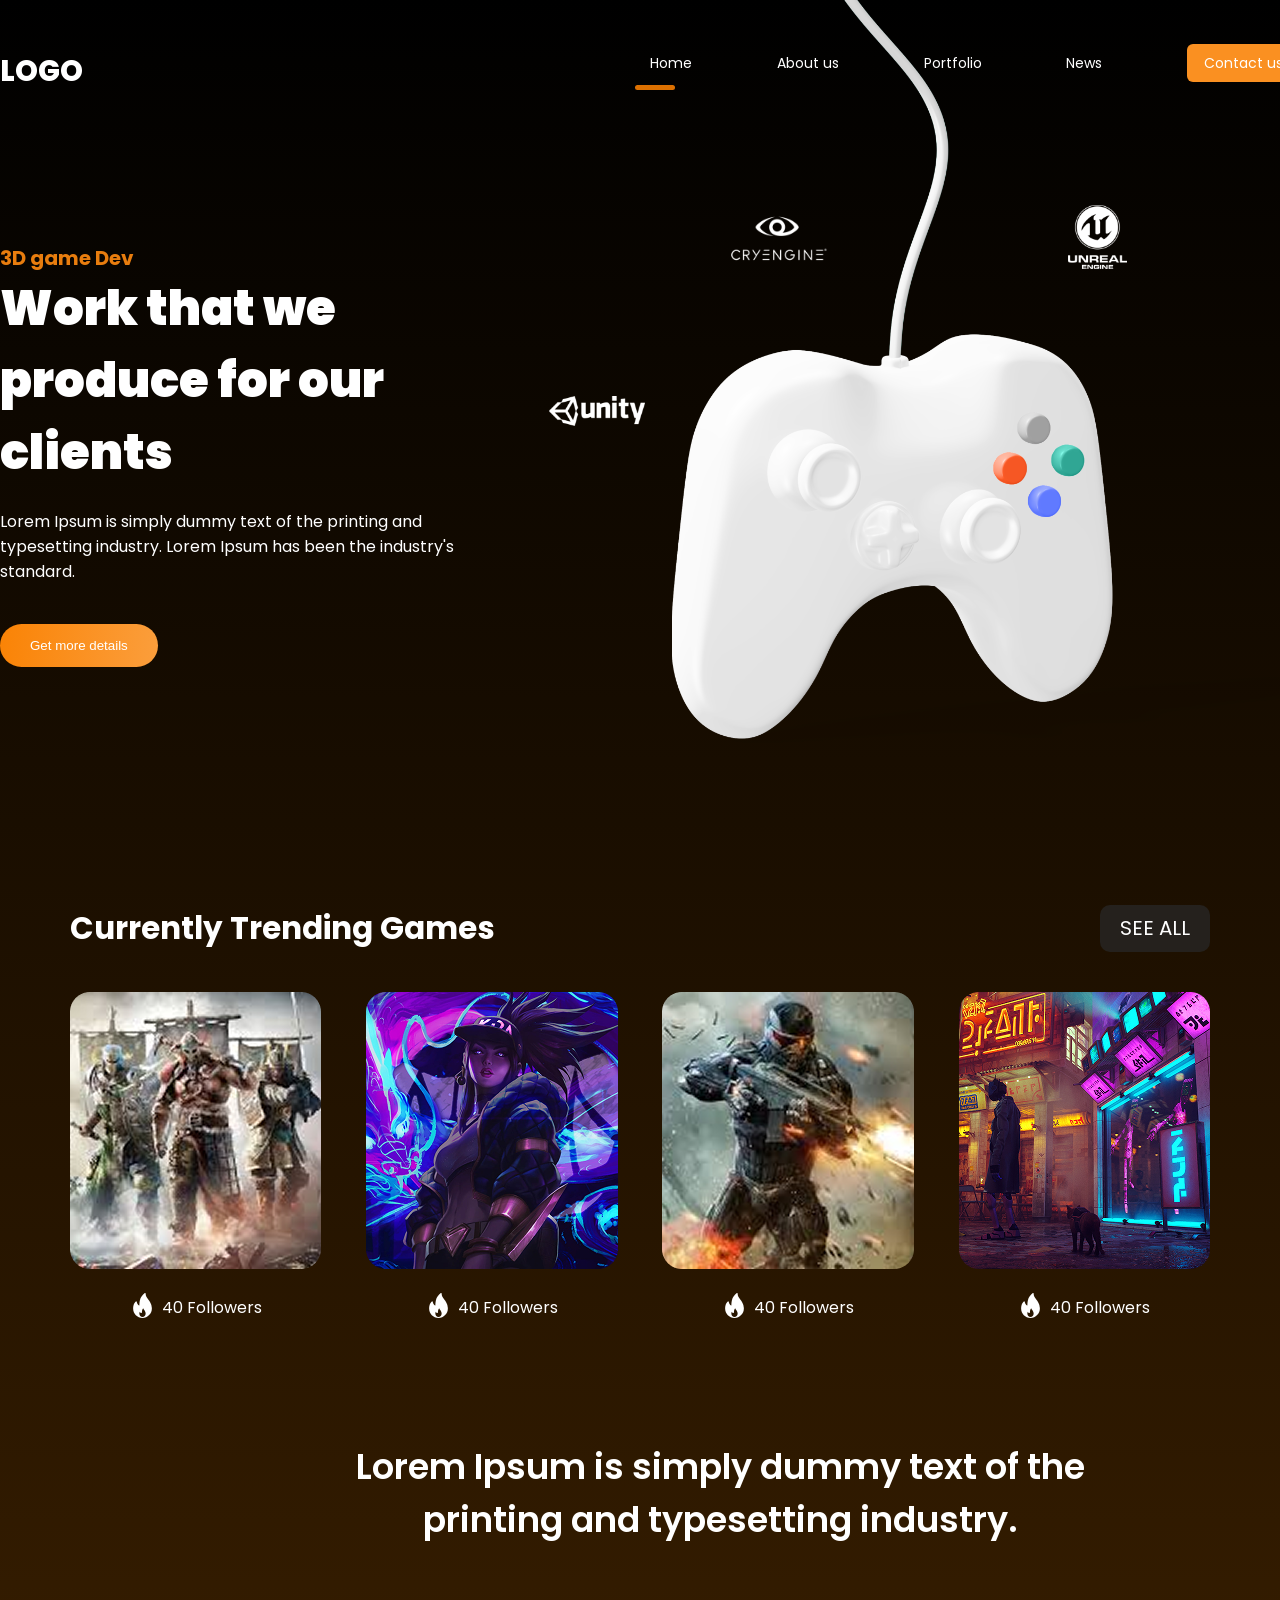
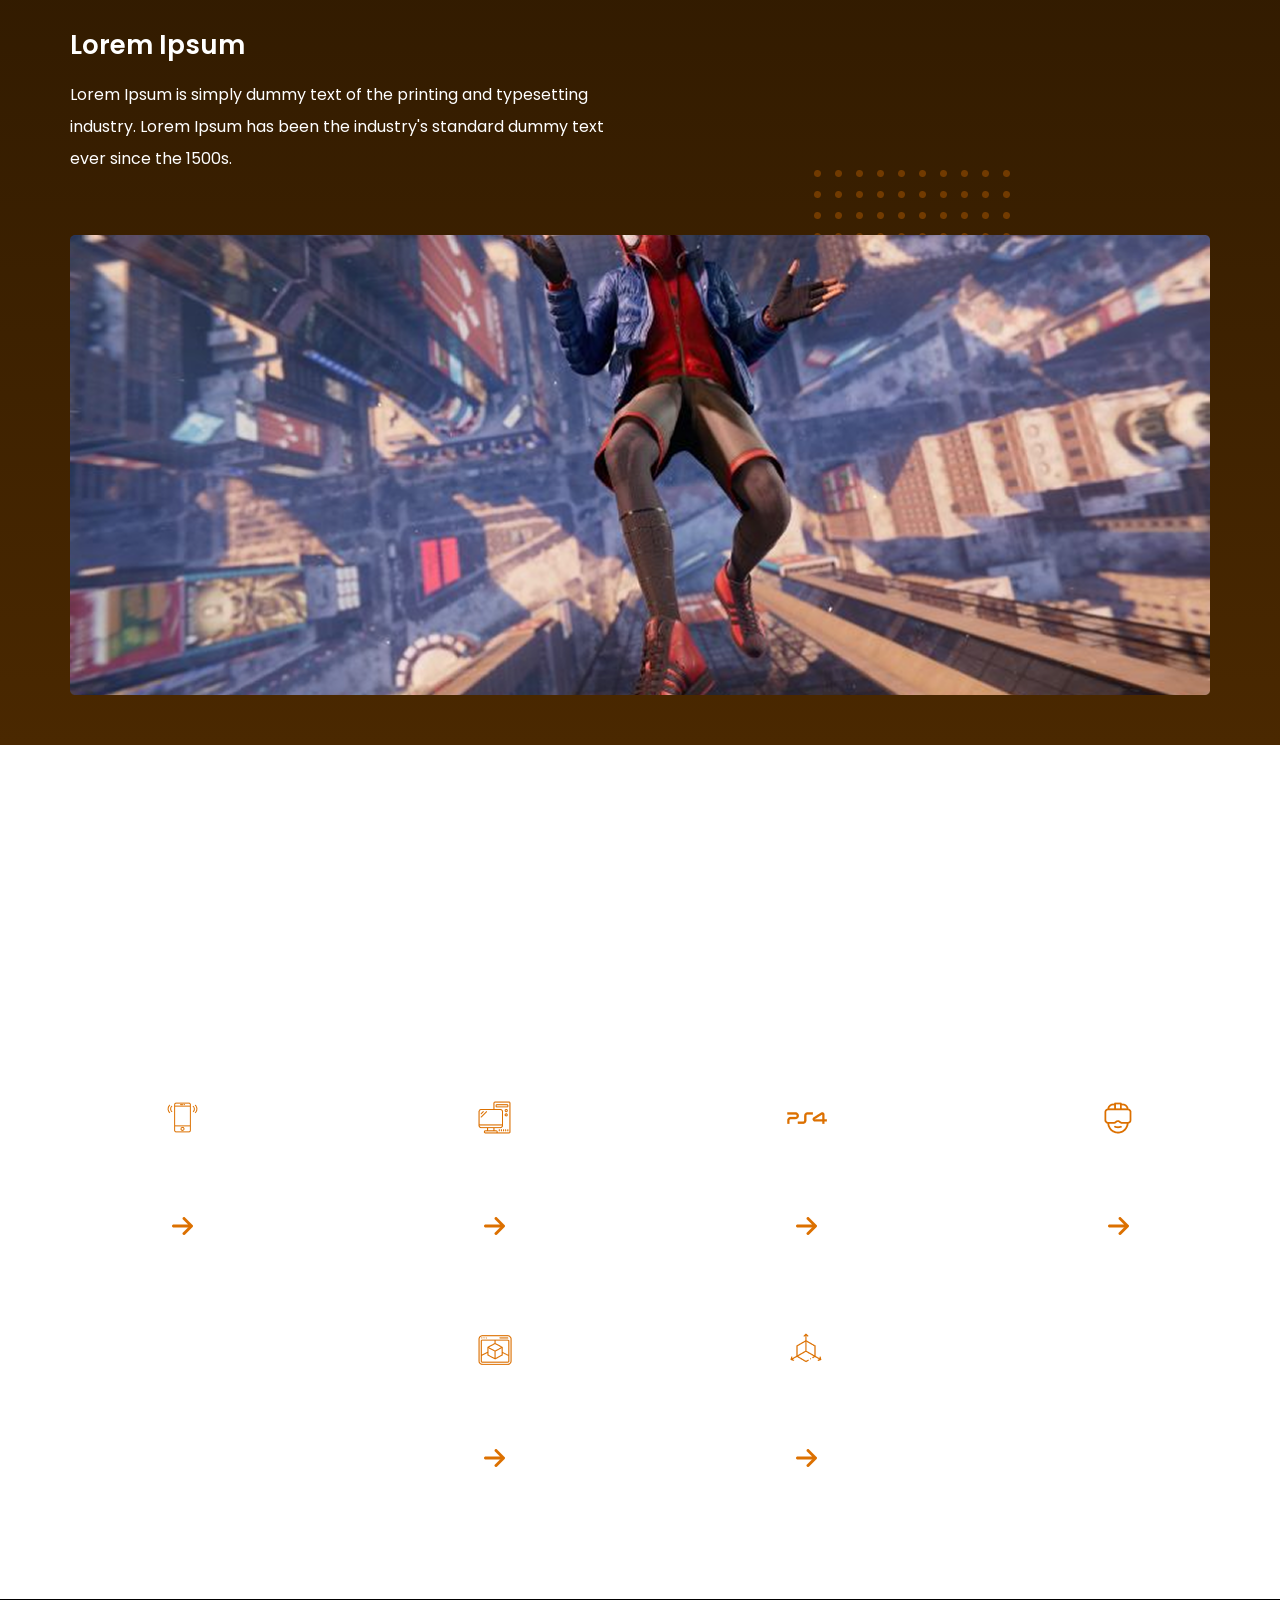
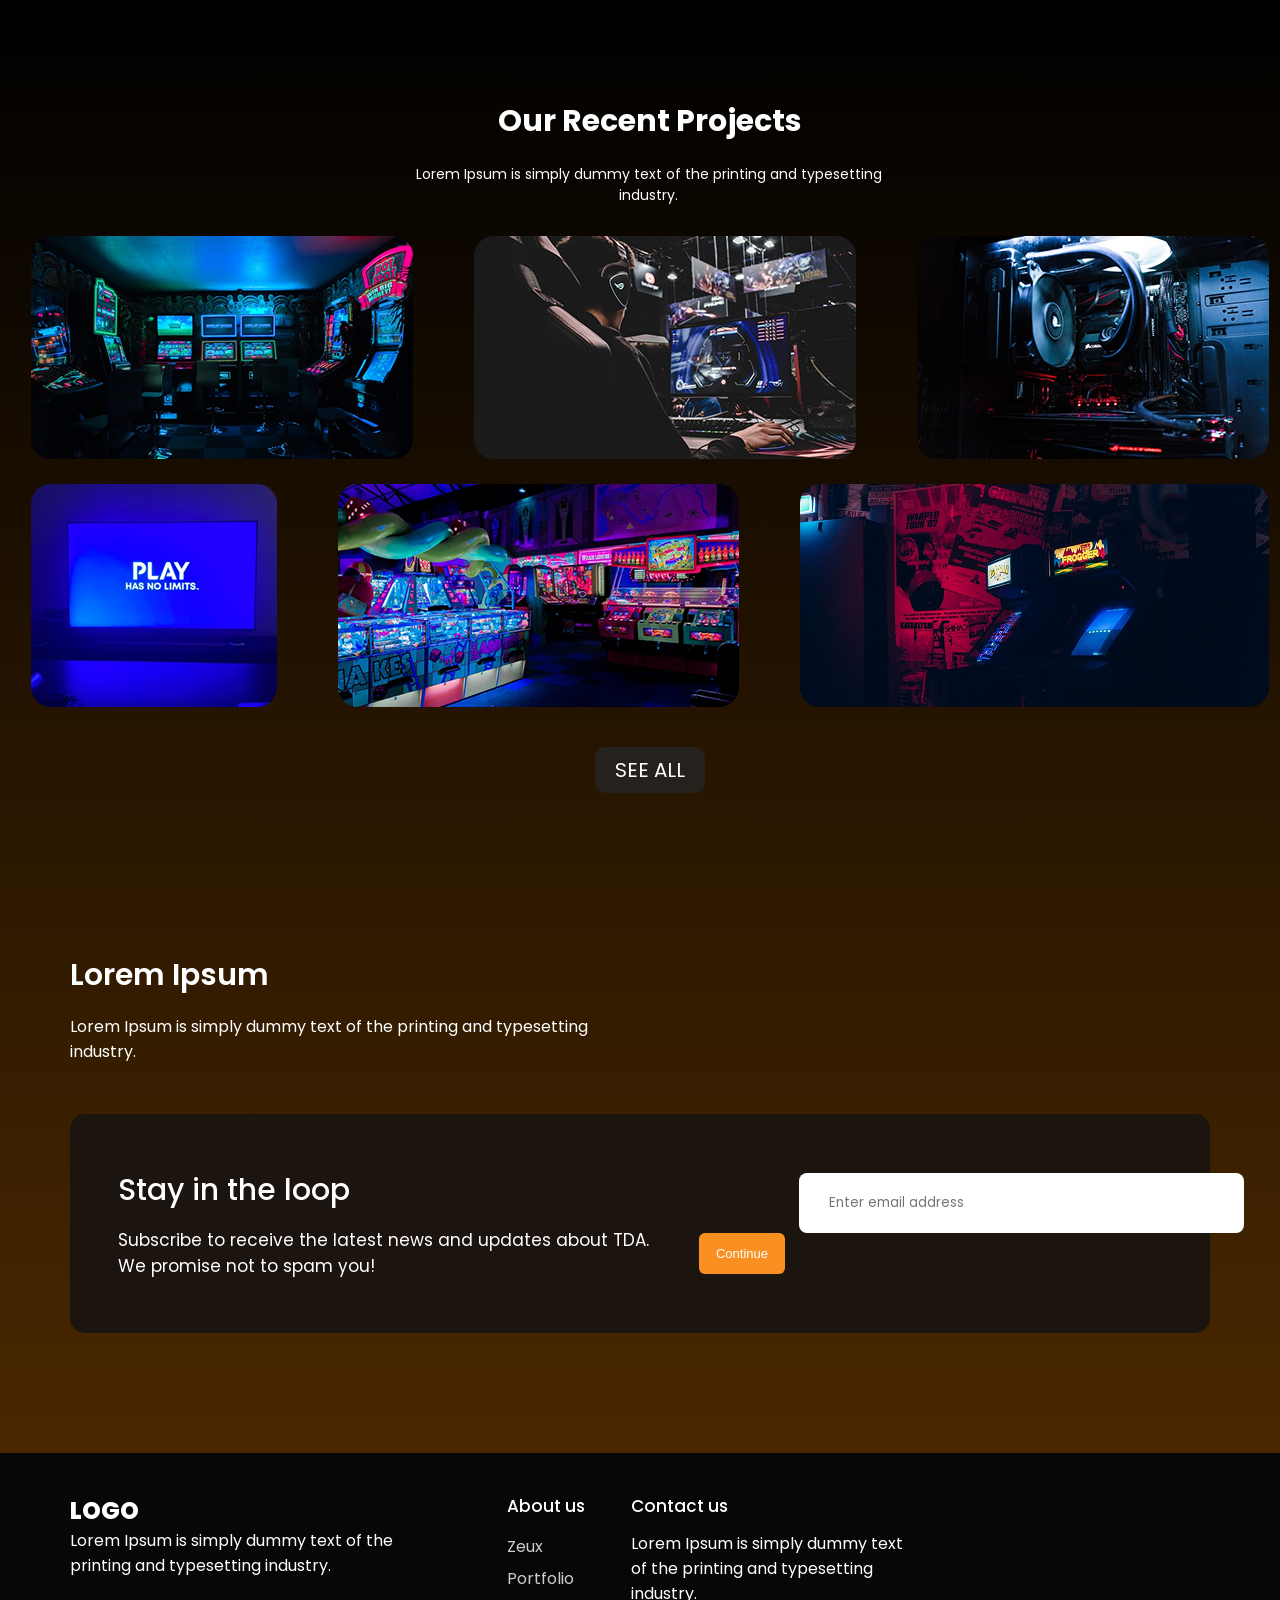
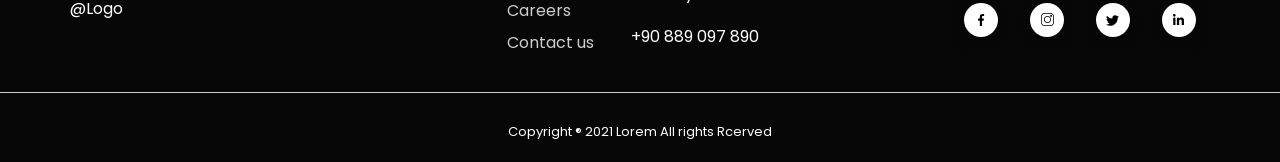
<file: index.html>
<!doctype html>
<html lang="en">
  <head>
    <meta charset="UTF-8" />
    <meta name="viewport" content="width=device-width, initial-scale=1.0" />
    <title>Game Website</title>
    <link rel="stylesheet" href="css/main.css" />
  </head>

  <body>
    <div class="wrapper">
      <header class="container">
        <span class="logo">logo</span>
        <nav>
          <ul>
            <li class="active"><a href="#">Home</a></li>
            <li><a href="about.html">About us</a></li>
            <li><a href="portfolio.html">Portfolio</a></li>
            <li><a href="news.html">News</a></li>
            <li class="btn"><a href="contacts.html">Contact us</a></li>
          </ul>
        </nav>
      </header>

      <div class="hero container">
        <div class="hero--info">
          <h2>3D game Dev</h2>
          <h1>Work that we produce for our clients</h1>
          <p>
            Lorem Ipsum is simply dummy text of the printing and typesetting
            industry. Lorem Ipsum has been the industry's standard.
          </p>
          <button class="btn">Get more details</button>
        </div>
        <div class="hero--image">
          <img src="/images/joystick.svg" alt="" />
        </div>
      </div>

      <div class="tranding">
        <div class="elements">
          <h3>Currently Trending Games</h3>
          <a href="#" class="see-all">SEE ALL</a>
        </div>

        <div class="games">
          <div class="block">
            <img src="/images/game1.png" alt="" />
            <span><img src="/images/fire.svg" alt="" />40 Followers</span>
          </div>
          <div class="block">
            <img src="/images/game2.png" alt="" />
            <span><img src="/images/fire.svg" alt="" />40 Followers</span>
          </div>
          <div class="block">
            <img src="/images/game3.png" alt="" />
            <span><img src="/images/fire.svg" alt="" />40 Followers</span>
          </div>
          <div class="block">
            <img src="/images/game4.png" alt="" />
            <span><img src="/images/fire.svg" alt="" />40 Followers</span>
          </div>
        </div>
      </div>

      <div class="spiderman">
        <h2>
          Lorem Ipsum is simply dummy text of the printing and typesetting
          industry.
        </h2>
        <h4>Lorem Ipsum</h4>
        <p>
          Lorem Ipsum is simply dummy text of the printing and typesetting
          industry. Lorem Ipsum has been the industry's standard dummy text ever
          since the 1500s.
        </p>
        <img class="banner-element" src="/images/banner-element.png" alt="" />
        <img class="banner" src="/images/banner.png" alt="" />
      </div>
    </div>

    <div class="features">
      <div class="container">
        <h3>
          Lorem Ipsum is simply dummy text of the printing and typesetting
          industry.
        </h3>
        <p class="opis">
          Lorem Ipsum is simply dummy text of the printing and typesetting
          industry. Lorem Ipsum has been the industry's standard dummy text ever
          since the 1500s,
        </p>
        <div class="info">
          <div class="block">
            <img src="/images/feature1.png" alt="" />
            <p>Mobile Game Development</p>
            <img class="arrow" src="/images/arrow.png" alt="" />
          </div>
          <div class="block">
            <img src="/images/feature2.png" alt="" />
            <p>PC Game Development</p>
            <img class="arrow" src="/images/arrow.png" alt="" />
          </div>
          <div class="block">
            <img src="/images/feature3.png" alt="" />
            <p>PS4 Game Development</p>
            <img class="arrow" src="/images/arrow.png" alt="" />
          </div>
          <div class="block">
            <img src="/images/feature4.png" alt="" />
            <p>AR/VR Solutions</p>
            <img class="arrow" src="/images/arrow.png" alt="" />
          </div>
          <div class="block">
            <img src="/images/feature5.png" alt="" />
            <p>AR/ VR design</p>
            <img class="arrow" src="/images/arrow.png" alt="" />
          </div>
          <div class="block">
            <img src="/images/feature6.png" alt="" />
            <p>3D Modelings</p>
            <img class="arrow" src="/images/arrow.png" alt="" />
          </div>
        </div>
      </div>
    </div>

    <div class="wrapper">
      <div class="container projects">
        <h3>Our Recent Projects</h3>
        <p>
          Lorem Ipsum is simply dummy text of the printing and typesetting
          industry.
        </p>
        <div class="images">
          <img src="/images/projects1.png" alt="" />
          <img src="/images/projects2.png" alt="" />
          <img src="/images/projects3.png" alt="" />
        </div>
        <div class="images">
          <img src="/images/projects4.png" alt="" />
          <img src="/images/projects5.png" alt="" />
          <img src="/images/projects6.png" alt="" />
        </div>
        <a href="" class="see-all">SEE ALL</a>
      </div>

      <div class="subscribe-box">
        <h3>Lorem Ipsum</h3>
        <p>
          Lorem Ipsum is simply dummy text of the printing and typesetting
          <br />
          industry.
        </p>
        <div class="subscribe">
          <div class="message">
            <h4>Stay in the loop</h4>
            <p>
              Subscribe to receive the latest news and updates about TDA. <br />
              We promise not to spam you!
            </p>
          </div>
          <div class="email">
            <input
              type="email"
              id="emailField"
              placeholder="Enter email address"
            />
            <button class="continue" onclick="checkEmail()">Continue</button>
          </div>
        </div>
      </div>
    </div>

    <footer>
      <div class="blocks-container">
        <div class="first">
          <span class="logo">LOGO</span>
          <p>
            Lorem Ipsum is simply dummy text of the <br />
            printing and typesetting industry.
          </p>
          <p>@Logo</p>
        </div>

        <div class="second">
          <h4>About us</h4>
          <ul>
            <li>Zeux</li>
            <li>Portfolio</li>
            <li>Careers</li>
            <li>Contact us</li>
          </ul>
        </div>

        <div class="three">
          <h4>Contact us</h4>
          <p>
            Lorem Ipsum is simply dummy text of the printing and typesetting
            industry.
          </p>
          <a href="+908 89097 890">+90 889 097 890</a>
        </div>

        <div class="icons">
          <a href="#">
            <img src="/images/icon.facebook.svg" alt="" />
          </a>
          <a href="#">
            <img src="/images/icon.insta.svg" alt="" />
          </a>
          <a href="#">
            <img src="/images/icon.twitter.svg" alt="" />
          </a>
          <a href="#">
            <img src="/images/icon.in.svg" alt="" />
          </a>
        </div>
      </div>
      <hr />
      <p>Copyright ® 2021 Lorem All rights Rcerved</p>
    </footer>

    <script>
      function checkEmail() {
        let email = document.querySelector("#emailField").value;
        if (!email.includes("@")) alert("Немає символу @");
        else if (!email.includes(".")) alert("Немає символу .");
        else alert("Все вірно !");
      }
    </script>
  </body>
</html>
</file>
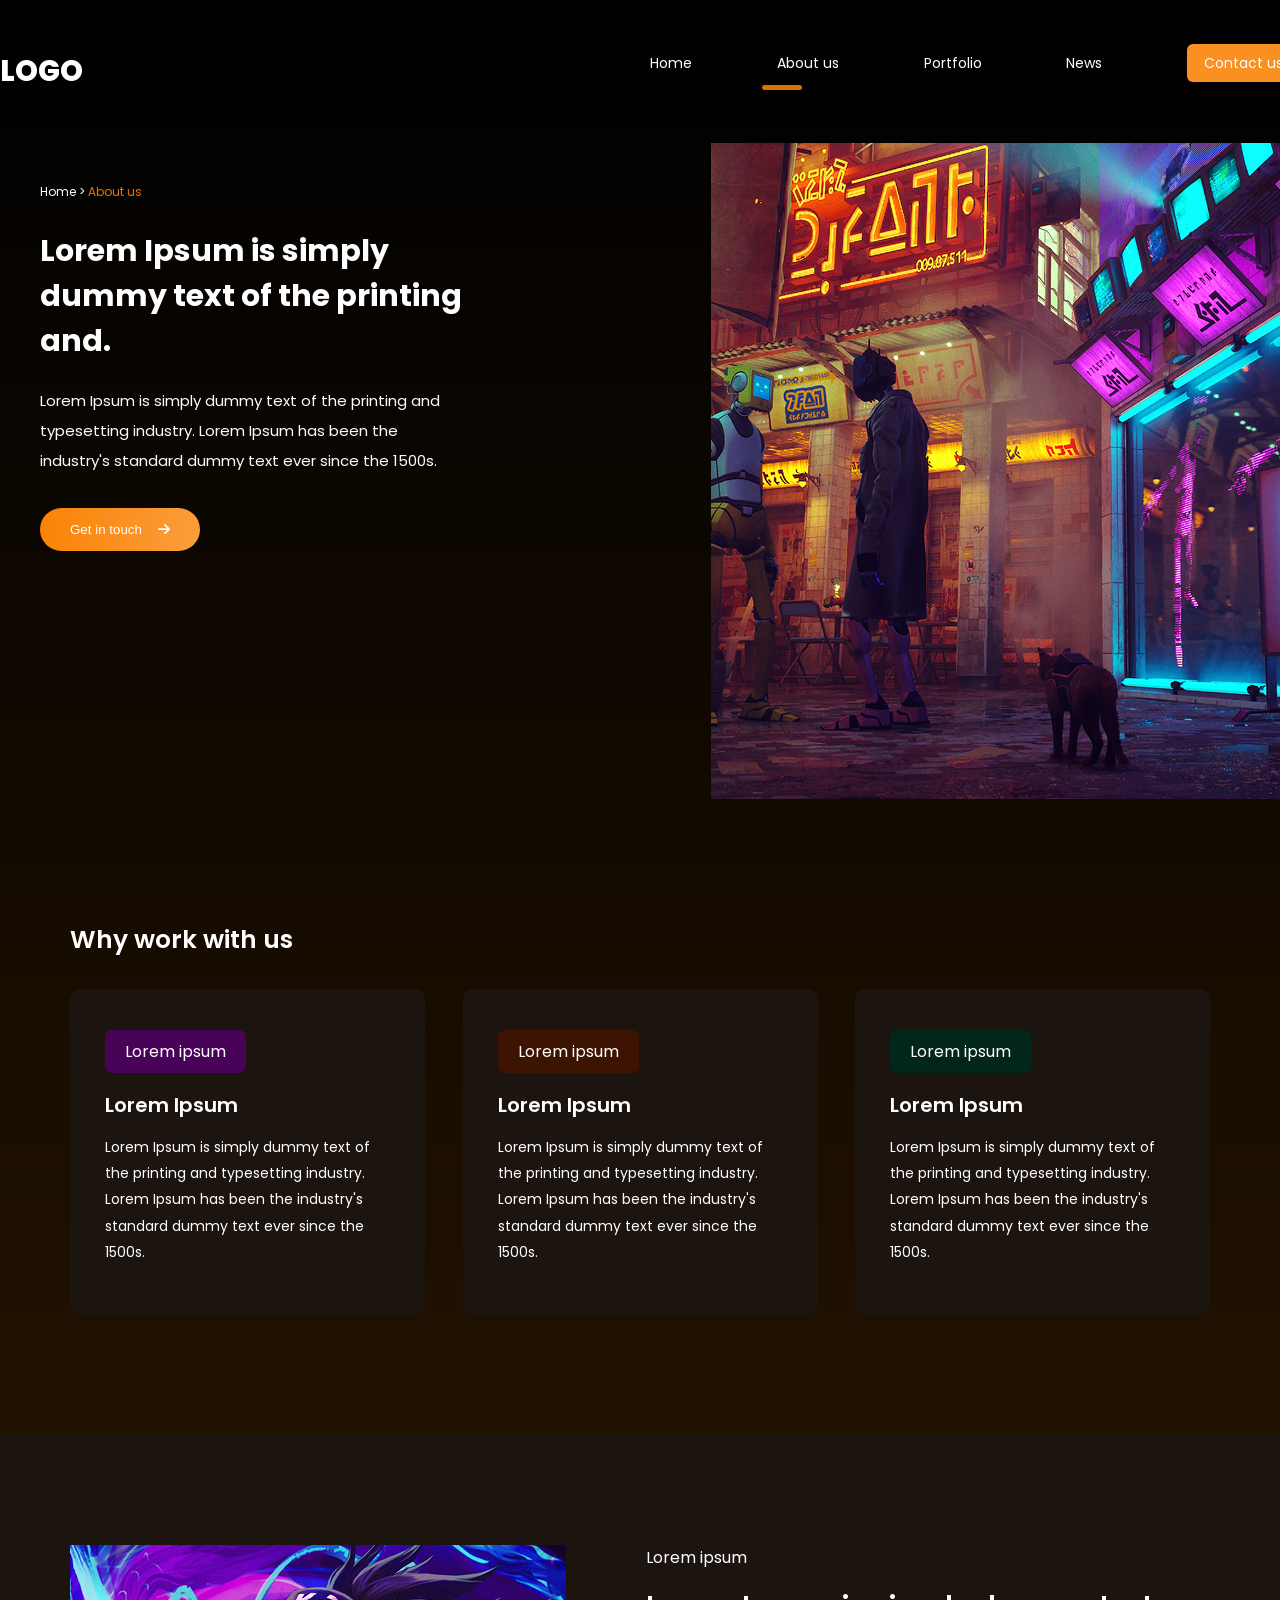
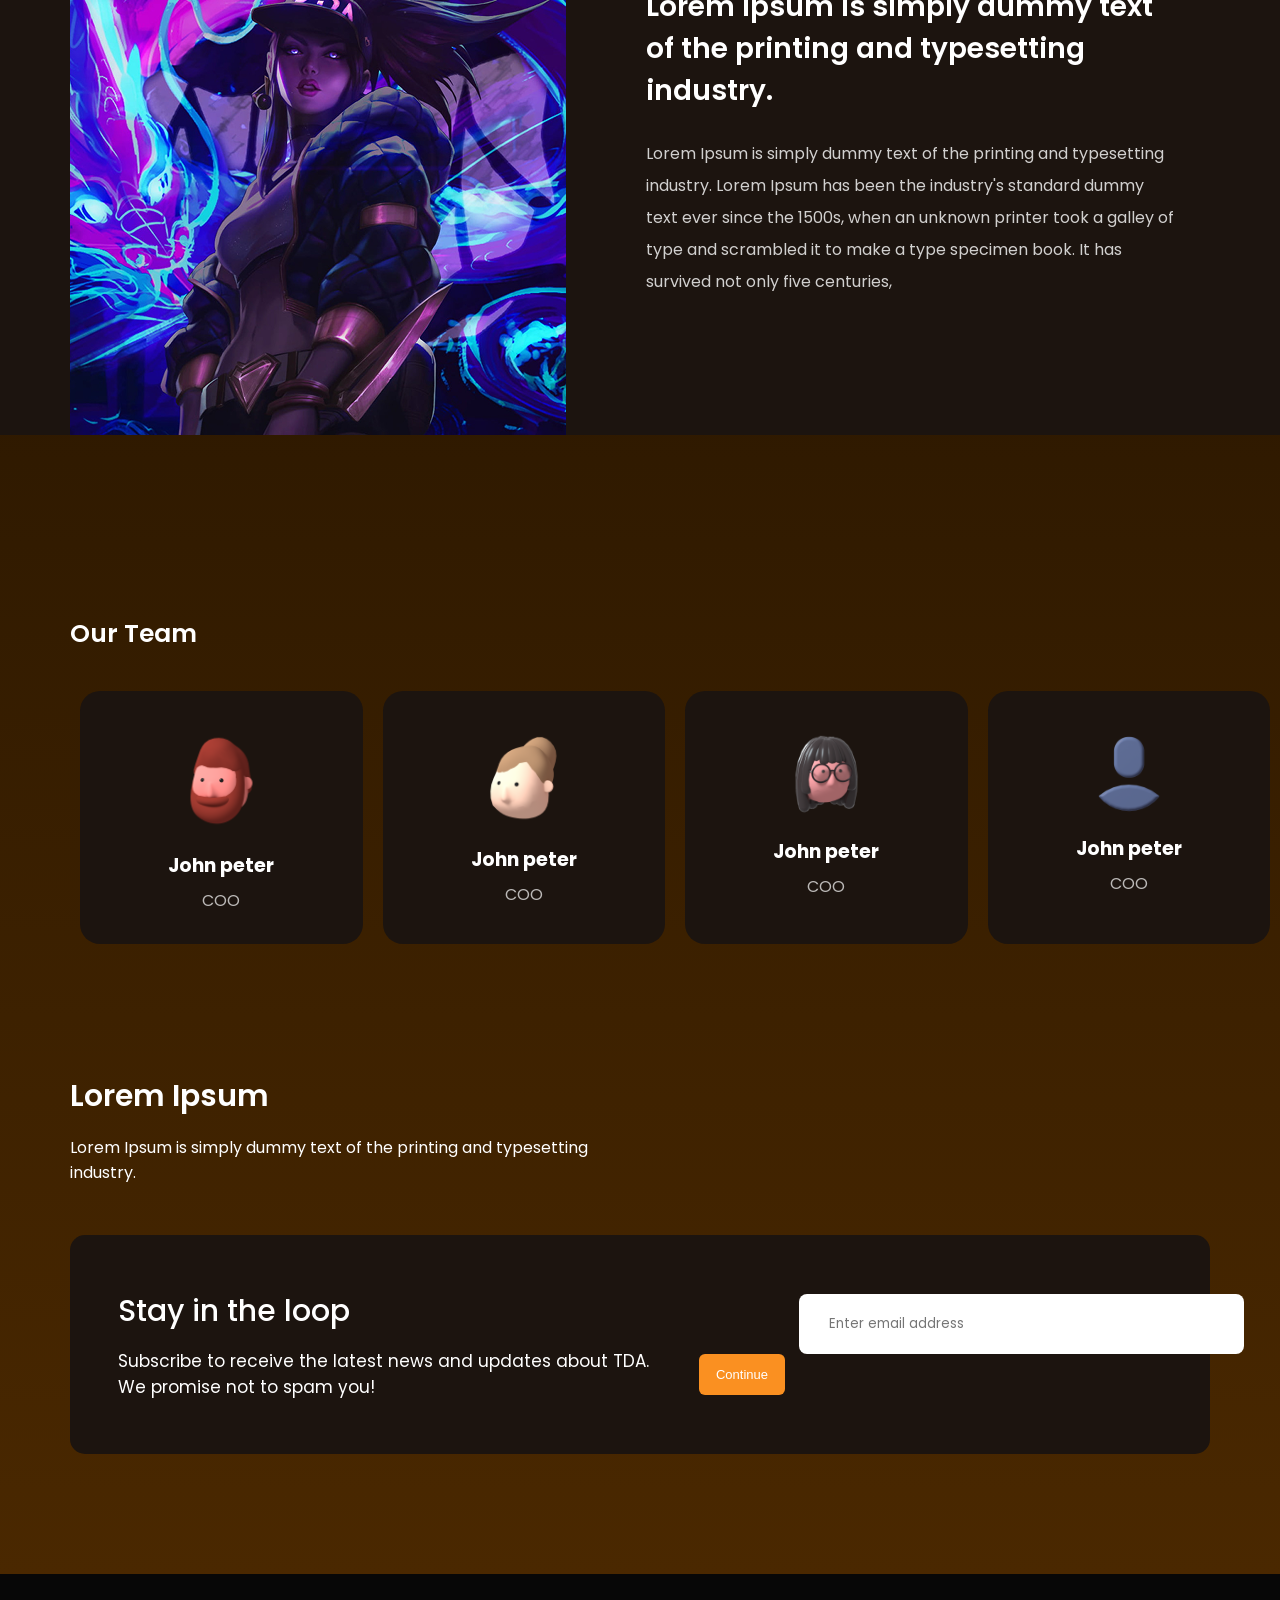
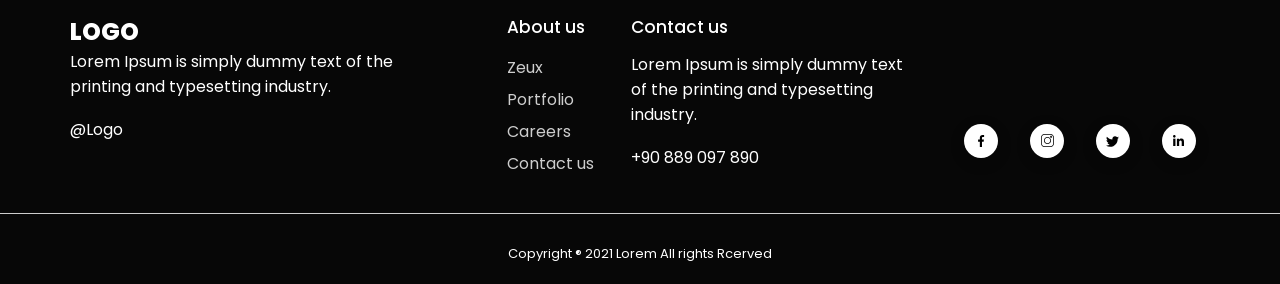
<file: about.html>
<!doctype html>
<html lang="en">
  <head>
    <meta charset="UTF-8" />
    <meta name="viewport" content="width=device-width, initial-scale=1.0" />
    <title>Game Website</title>
    <link rel="stylesheet" href="css/main.css" />
  </head>

  <body>
    <div class="wrapper">
      <header class="container">
        <span class="logo">logo</span>
        <nav>
          <ul>
            <li><a href="index.html">Home</a></li>
            <li class="active"><a href="/about.html">About us</a></li>
            <li><a href="portfolio.html">Portfolio</a></li>
            <li><a href="news.html">News</a></li>
            <li class="btn"><a href="contacts.html">Contact us</a></li>
          </ul>
        </nav>
      </header>

      <div class="hero-about container">
        <div class="info">
          <div class="navigation">
            <a href="index.html">Home</a> > <span>About us</span>
          </div>

          <h1>Lorem Ipsum is simply dummy text of the printing and.</h1>
          <p>
            Lorem Ipsum is simply dummy text of the printing and typesetting
            industry. Lorem Ipsum has been the industry's standard dummy text
            ever since the 1500s.
          </p>
          <button class="btn">
            Get in touch
            <img class="arrow" src="/images/arrow.btn.about.svg" alt="" />
          </button>
        </div>
        <img class="poster" src="/images/about-banner.png" alt="" />
      </div>

      <div class="work">
        <h2>Why work with us</h2>
        <div class="boxs">
          <div class="box">
            <span class="badge purple">Lorem ipsum</span>
            <h3>Lorem Ipsum</h3>
            <p>
              Lorem Ipsum is simply dummy text of the printing and typesetting
              industry. Lorem Ipsum has been the industry's standard dummy text
              ever since the 1500s.
            </p>
          </div>
          <div class="box">
            <span class="badge brown">Lorem ipsum</span>
            <h3>Lorem Ipsum</h3>
            <p>
              Lorem Ipsum is simply dummy text of the printing and typesetting
              industry. Lorem Ipsum has been the industry's standard dummy text
              ever since the 1500s.
            </p>
          </div>
          <div class="box">
            <span class="badge green">Lorem ipsum</span>
            <h3>Lorem Ipsum</h3>
            <p>
              Lorem Ipsum is simply dummy text of the printing and typesetting
              industry. Lorem Ipsum has been the industry's standard dummy text
              ever since the 1500s.
            </p>
          </div>
        </div>
      </div>

      <div class="post">
        <div>
          <img src="/images/purple.girl.png" alt="" />
        </div>
        <div class="article">
          <p>Lorem ipsum</p>
          <h2>
            Lorem Ipsum is simply dummy text of the printing and typesetting
            industry.
          </h2>
          <p class="article-text">
            Lorem Ipsum is simply dummy text of the printing and typesetting
            industry. Lorem Ipsum has been the industry's standard dummy text
            ever since the 1500s, when an unknown printer took a galley of type
            and scrambled it to make a type specimen book. It has survived not
            only five centuries,
          </p>
        </div>
      </div>

      <div class="our-team">
        <h3>Our Team</h3>
        <div class="peoples">
          <div class="people">
            <img src="/images/team1.svg" alt="" />
            <h4>John peter</h4>
            <p>COO</p>
          </div>
          <div class="people">
            <img src="/images/team2.svg" alt="" />
            <h4>John peter</h4>
            <p>COO</p>
          </div>
          <div class="people">
            <img src="/images/team3.svg" alt="" />
            <h4>John peter</h4>
            <p>COO</p>
          </div>
          <div class="people">
            <img src="/images/team4.svg" alt="" />
            <h4>John peter</h4>
            <p>COO</p>
          </div>
        </div>
      </div>

      <div class="subscribe-box">
        <h3>Lorem Ipsum</h3>
        <p>
          Lorem Ipsum is simply dummy text of the printing and typesetting
          <br />
          industry.
        </p>
        <div class="subscribe">
          <div class="message">
            <h4>Stay in the loop</h4>
            <p>
              Subscribe to receive the latest news and updates about TDA. <br />
              We promise not to spam you!
            </p>
          </div>
          <div class="email">
            <input
              type="email"
              id="emailField"
              placeholder="Enter email address"
            />
            <button class="continue" onclick="checkEmail()">Continue</button>
          </div>
        </div>
      </div>
    </div>
    <footer class="footer">
      <div class="blocks-container">
        <div class="first">
          <span class="logo">LOGO</span>
          <p>
            Lorem Ipsum is simply dummy text of the <br />
            printing and typesetting industry.
          </p>
          <p>@Logo</p>
        </div>

        <div class="second">
          <h4>About us</h4>
          <ul>
            <li>Zeux</li>
            <li>Portfolio</li>
            <li>Careers</li>
            <li>Contact us</li>
          </ul>
        </div>

        <div class="three">
          <h4>Contact us</h4>
          <p>
            Lorem Ipsum is simply dummy text of the printing and typesetting
            industry.
          </p>
          <a href="+908 89097 890">+90 889 097 890</a>
        </div>

        <div class="icons">
          <a href="#">
            <img src="/images/icon.facebook.svg" alt="" />
          </a>
          <a href="#">
            <img src="/images/icon.insta.svg" alt="" />
          </a>
          <a href="#">
            <img src="/images/icon.twitter.svg" alt="" />
          </a>
          <a href="#">
            <img src="/images/icon.in.svg" alt="" />
          </a>
        </div>
      </div>
      <hr />
      <p>Copyright ® 2021 Lorem All rights Rcerved</p>
    </footer>

    <script>
      function checkEmail() {
        let email = document.querySelector("#emailField").value;
        if (!email.includes("@")) alert("Немає символу @");
        else if (!email.includes(".")) alert("Немає символу .");
        else alert("Все вірно !");
      }
    </script>
  </body>
</html>
</file>
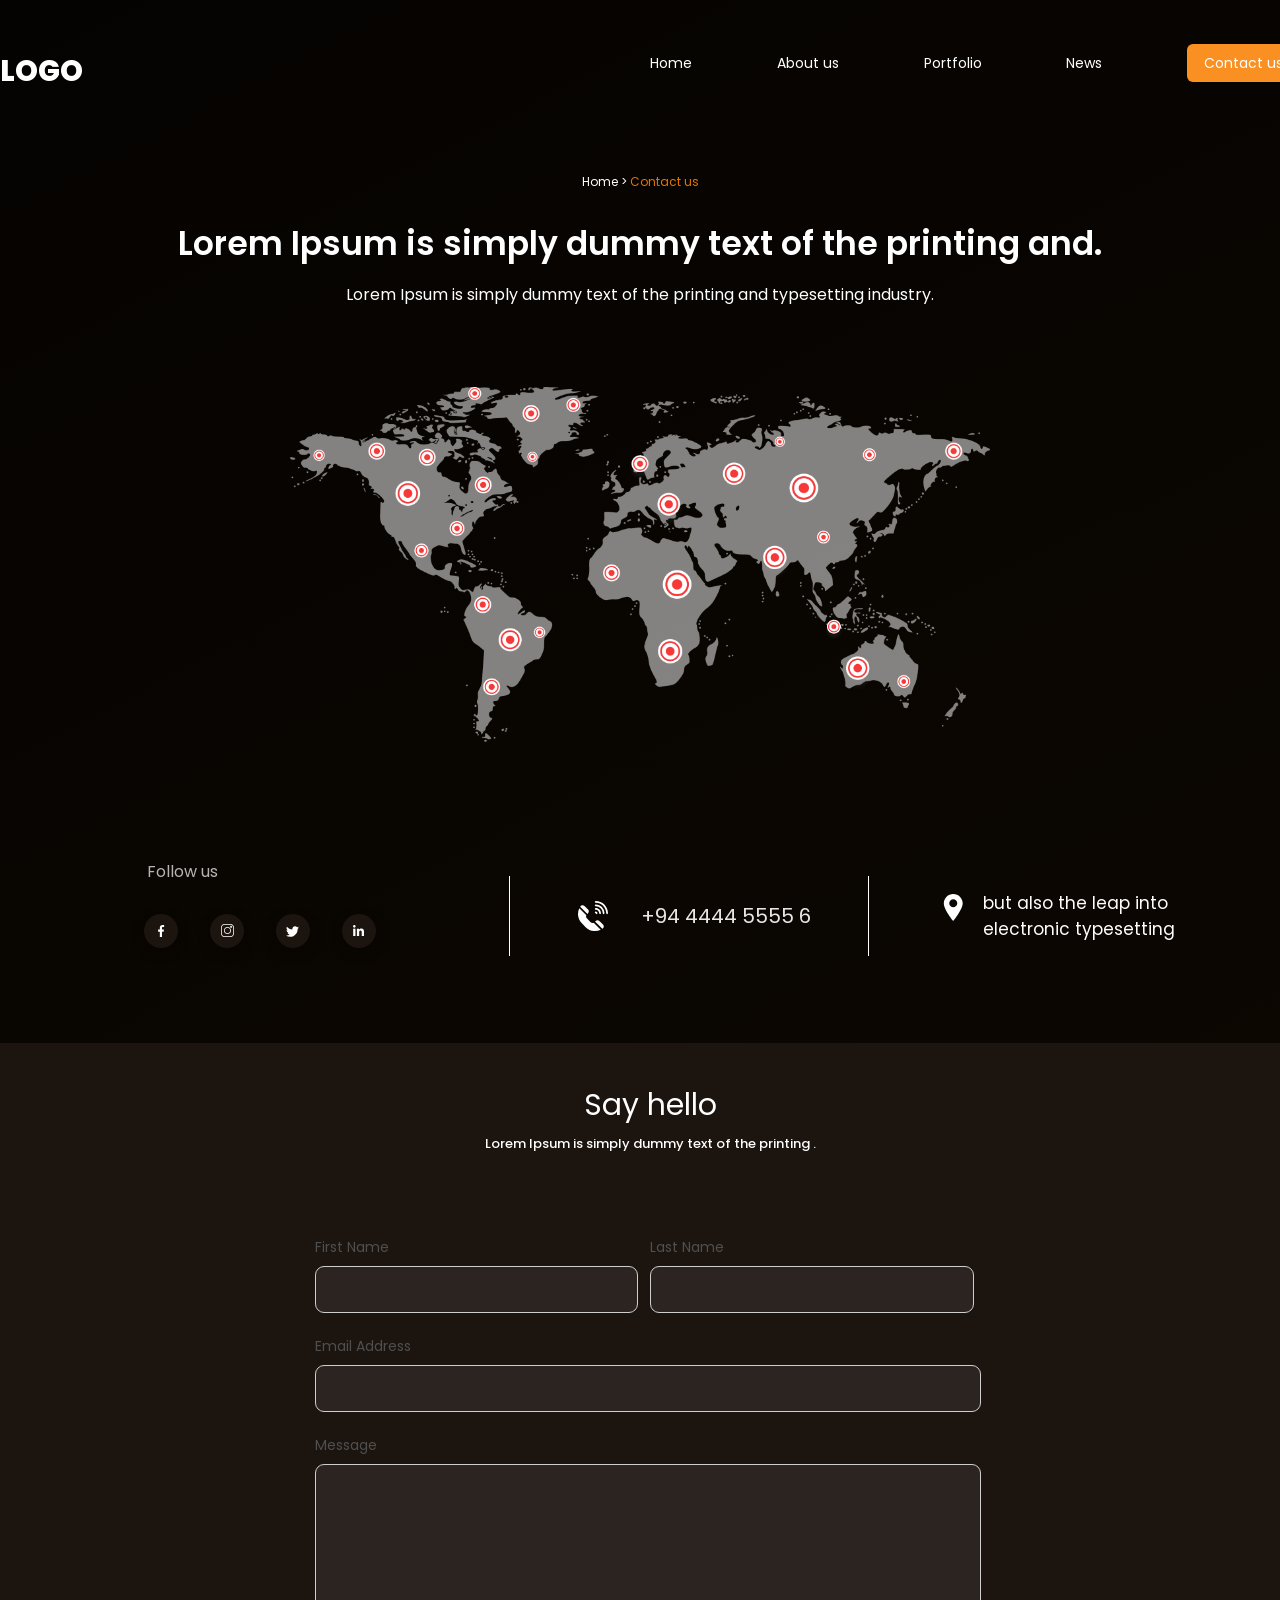
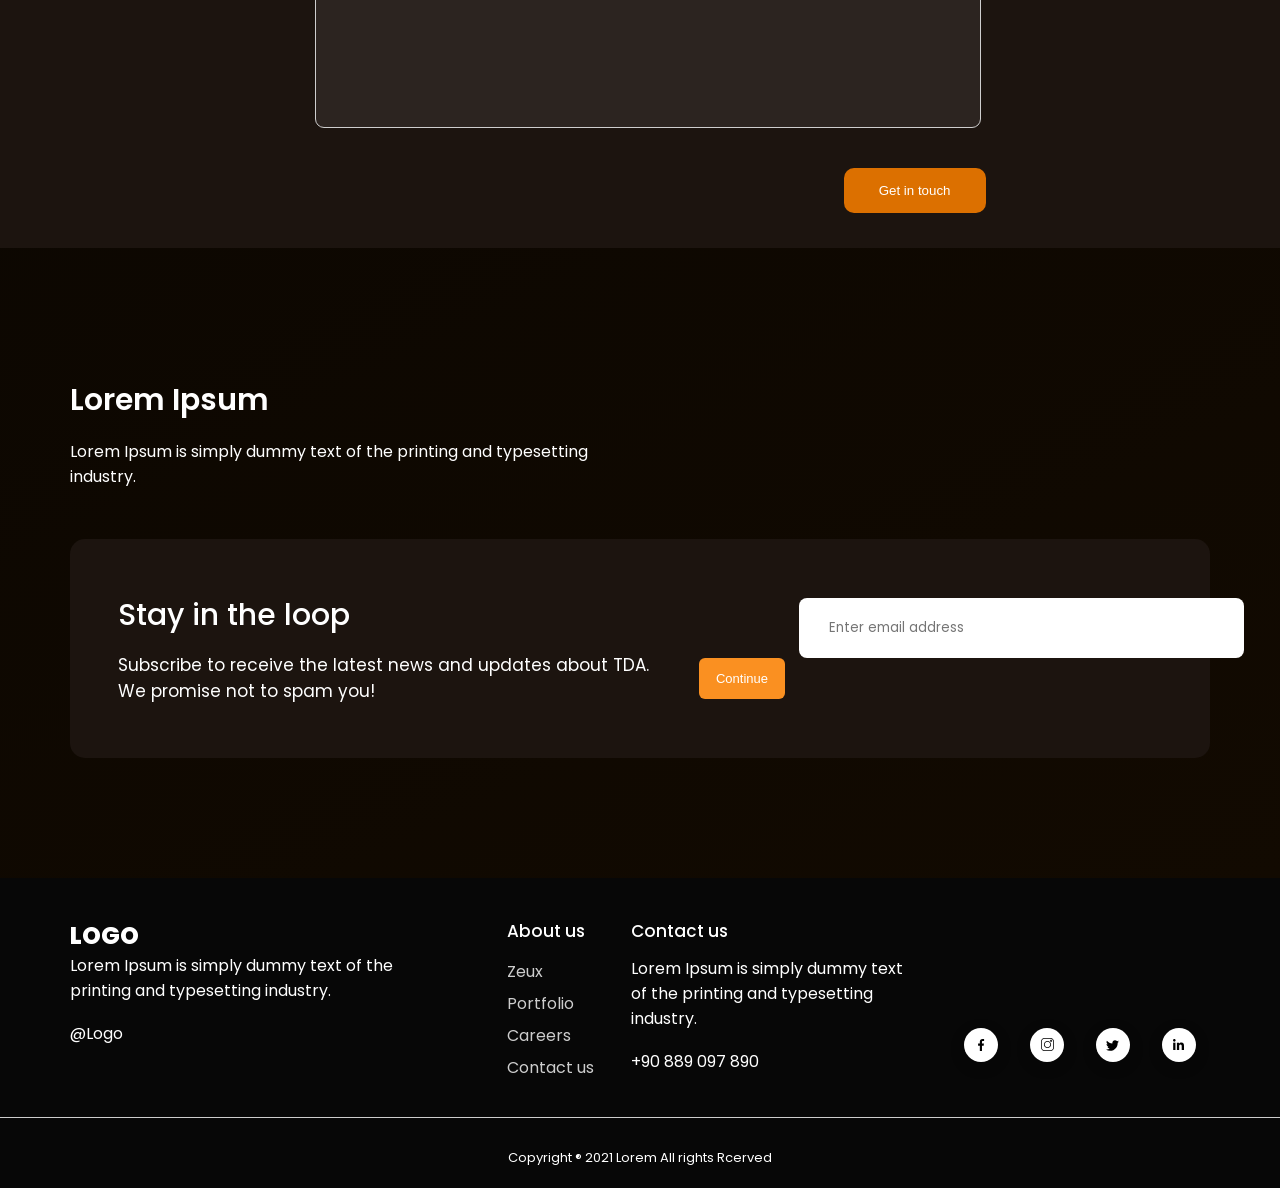
<file: contacts.html>
<!doctype html>
<html lang="en">
  <head>
    <meta charset="UTF-8" />
    <meta name="viewport" content="width=device-width, initial-scale=1.0" />
    <title>Game Website</title>
    <link rel="stylesheet" href="css/main.css" />
  </head>

  <body>
    <div class="black--wrapper">
      <header class="container">
        <span class="logo">logo</span>
        <nav>
          <ul>
            <li><a href="index.html">Home</a></li>
            <li><a href="about.html">About us</a></li>
            <li><a href="portfolio.html">Portfolio</a></li>
            <li><a href="news.html">News</a></li>
            <li class="btn">
              <a href="contacts.html">Contact us</a>
            </li>
          </ul>
        </nav>
      </header>
      <div class="contacts">
        <div class="hero-contacts">
          <div class="navigation">
            <a href="index.html">Home</a> > <span>Contact us</span>
          </div>
          <h1>Lorem Ipsum is simply dummy text of the printing and.</h1>
          <p>
            Lorem Ipsum is simply dummy text of the printing and typesetting
            industry.
          </p>
          <img src="/images/map.png" alt="" />
        </div>

        <div class="contacts-info">
          <div class="social-networks">
            <p>Follow us</p>
            <div class="icons">
              <a href="#">
                <img src="/images/fb.cont.svg" alt="" />
              </a>
              <a href="#">
                <img src="/images/ins.cont.svg" alt="" />
              </a>
              <a href="#">
                <img src="/images/twit.cont.svg" alt="" />
              </a>
              <a href="#">
                <img src="/images/in.cont.svg" alt="" />
              </a>
            </div>
          </div>

          <div class="divider"></div>

          <div class="phone-number">
            <img src="/images/phone.svg" alt="" />
            <p>+94 4444 5555 6</p>
          </div>

          <div class="divider"></div>

          <div class="gps">
            <img src="/images/gps.svg" alt="" />
            <p>but also the leap into electronic typesetting</p>
          </div>
        </div>
      </div>

      <div class="feedback">
        <div class="container">
          <h2>Say hello</h2>
          <p>Lorem Ipsum is simply dummy text of the printing .</p>

          <form>
            <div class="inline">
              <div>
                <label>First Name</label>
                <input type="text" />
              </div>
              <div>
                <label>Last Name</label>
                <input type="text" />
              </div>
            </div>
            <label>Email Address</label>
            <input type="email" class="one-line" />

            <label>Message</label>
            <textarea class="one-line"></textarea>
            <button type="button">Get in touch</button>
          </form>
        </div>
      </div>
      <div class="subscribe-box-contacts">
        <h3>Lorem Ipsum</h3>
        <p>
          Lorem Ipsum is simply dummy text of the printing and typesetting
          <br />
          industry.
        </p>
        <div class="subscribe-contacts">
          <div class="message">
            <h4>Stay in the loop</h4>
            <p>
              Subscribe to receive the latest news and updates about TDA. <br />
              We promise not to spam you!
            </p>
          </div>
          <div class="email">
            <input
              type="email"
              id="emailField"
              placeholder="Enter email address"
            />
            <button class="continue" onclick="checkEmail()">Continue</button>
          </div>
        </div>
      </div>
    </div>

    <footer>
      <div class="blocks-container">
        <div class="first">
          <span class="logo">LOGO</span>
          <p>
            Lorem Ipsum is simply dummy text of the <br />
            printing and typesetting industry.
          </p>
          <p>@Logo</p>
        </div>

        <div class="second">
          <h4>About us</h4>
          <ul>
            <li>Zeux</li>
            <li>Portfolio</li>
            <li>Careers</li>
            <li>Contact us</li>
          </ul>
        </div>

        <div class="three">
          <h4>Contact us</h4>
          <p>
            Lorem Ipsum is simply dummy text of the printing and typesetting
            industry.
          </p>
          <a href="+908 89097 890">+90 889 097 890</a>
        </div>

        <div class="icons">
          <a href="#">
            <img src="/images/icon.facebook.svg" alt="" />
          </a>
          <a href="#">
            <img src="/images/icon.insta.svg" alt="" />
          </a>
          <a href="#">
            <img src="/images/icon.twitter.svg" alt="" />
          </a>
          <a href="#">
            <img src="/images/icon.in.svg" alt="" />
          </a>
        </div>
      </div>
      <hr />
      <p>Copyright ® 2021 Lorem All rights Rcerved</p>
    </footer>

    <script>
      function checkEmail() {
        let email = document.querySelector("#emailField").value;
        if (!email.includes("@")) alert("Немає символу @");
        else if (!email.includes(".")) alert("Немає символу .");
        else alert("Все вірно !");
      }
    </script>
  </body>
</html>
</file>
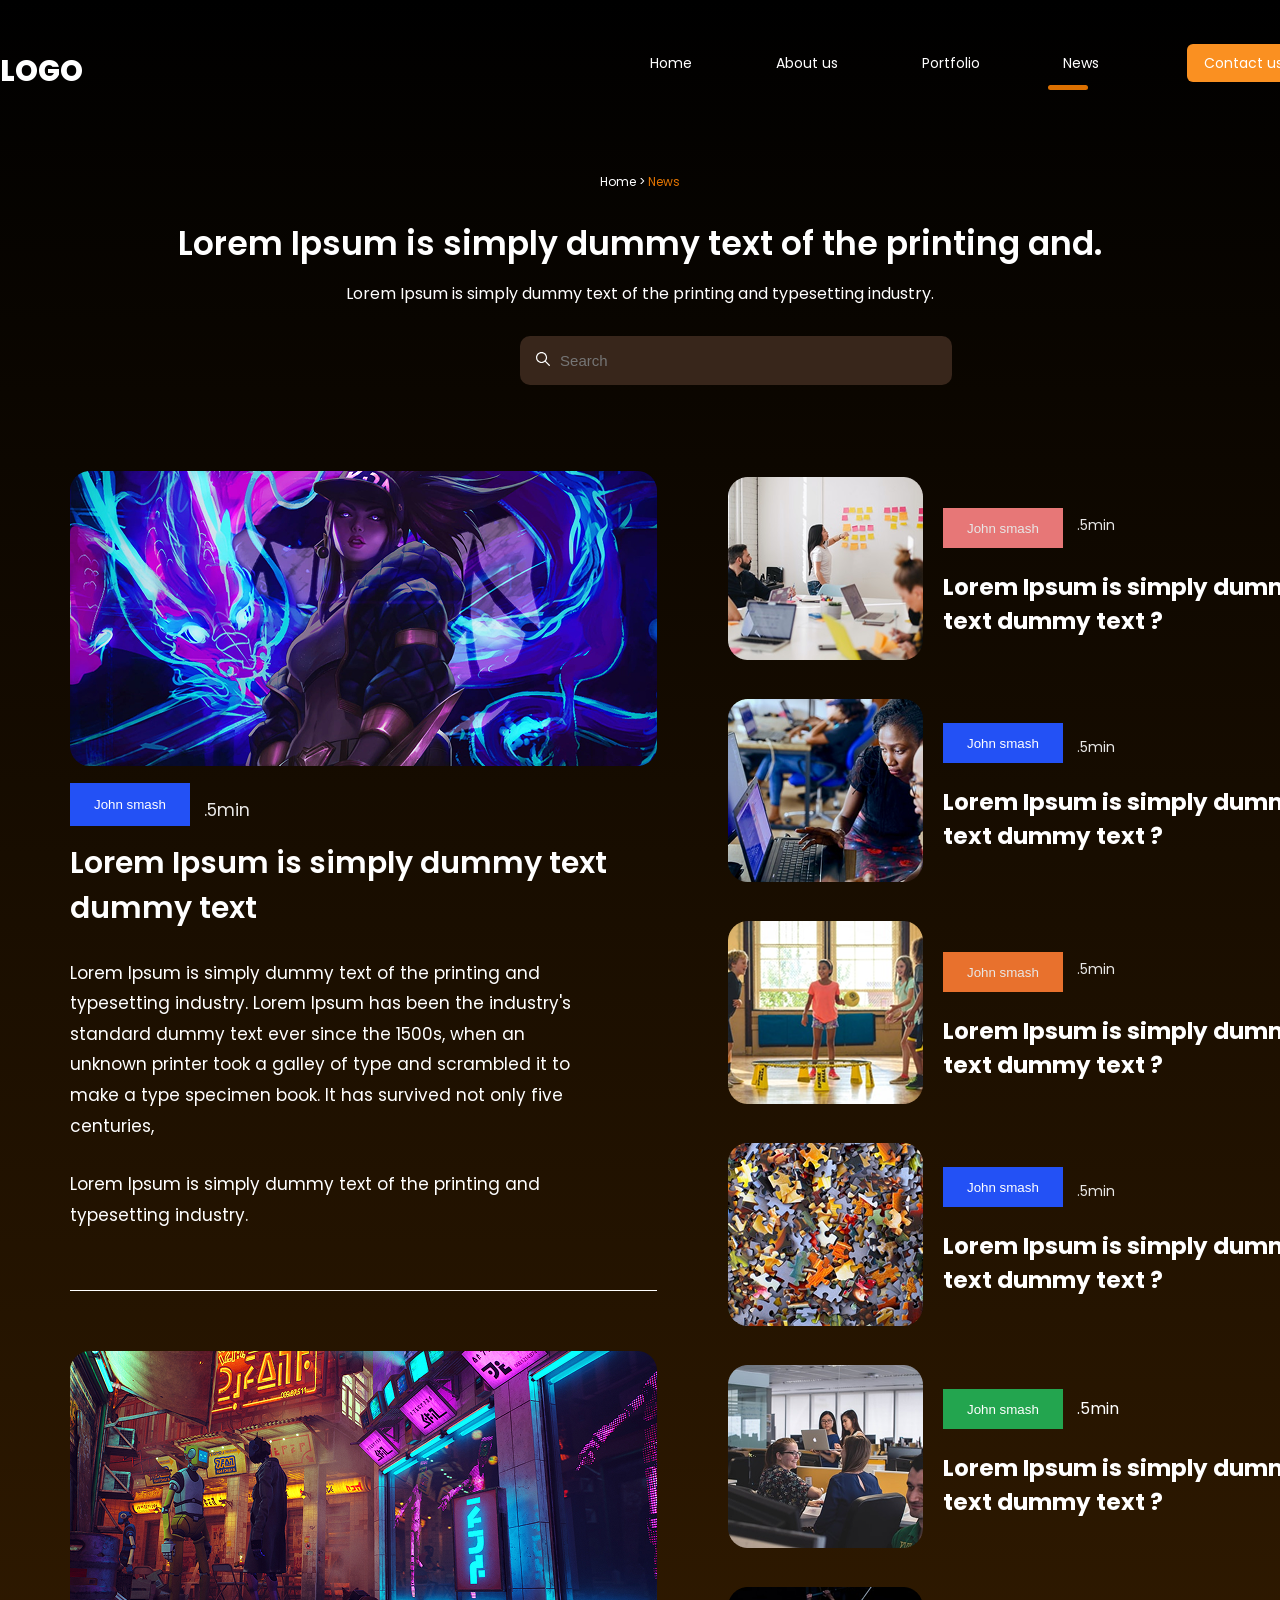
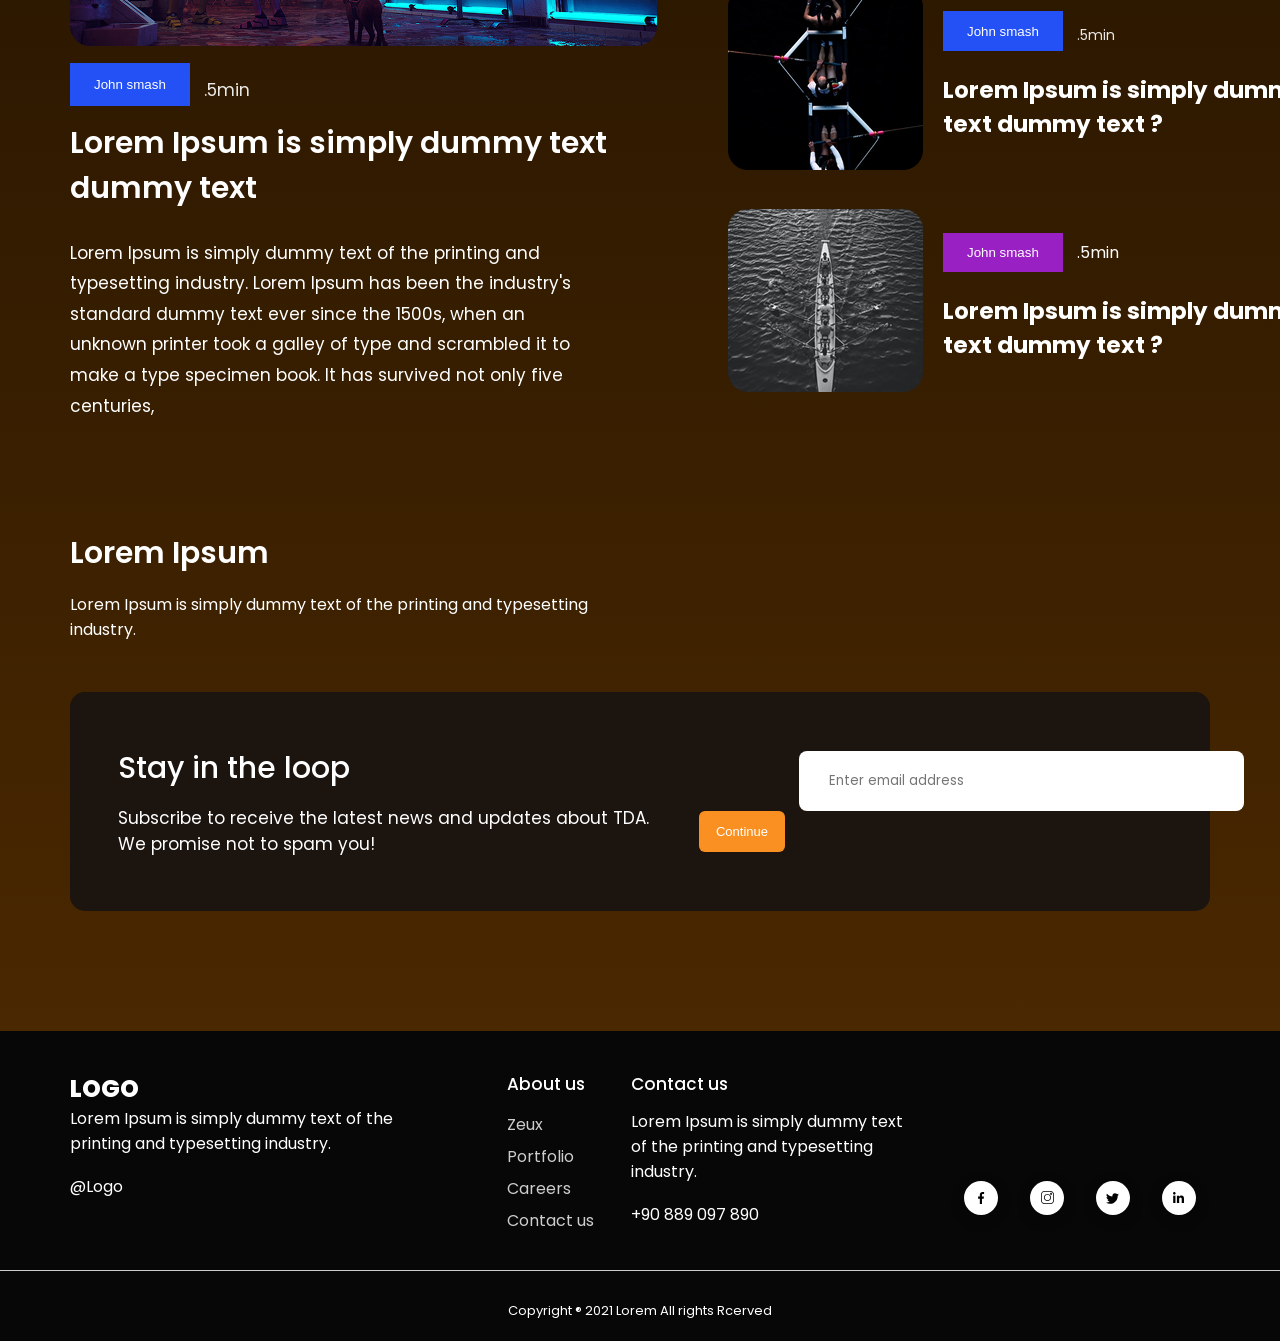
<file: news.html>
<!doctype html>
<html lang="en">
  <head>
    <meta charset="UTF-8" />
    <meta name="viewport" content="width=device-width, initial-scale=1.0" />
    <title>Game Website</title>
    <link rel="stylesheet" href="css/main.css" />
  </head>

  <body>
    <div class="wrapper">
      <header class="container">
        <span class="logo">logo</span>
        <nav>
          <ul>
            <li><a href="index.html">Home</a></li>
            <li><a href="about.html">About us</a></li>
            <li><a href="portfolio.html">Portfolio</a></li>
            <li class="active"><a href="news.html">News</a></li>
            <li class="btn"><a href="contacts.html">Contact us</a></li>
          </ul>
        </nav>
      </header>

      <div class="news-container">
        <div class="search-container">
          <div class="navigation">
            <a href="index.html">Home</a> > <span>News</span>
          </div>
          <h2>Lorem Ipsum is simply dummy text of the printing and.</h2>
          <p>
            Lorem Ipsum is simply dummy text of the printing and typesetting
            industry.
          </p>
          <div class="search">
            <span class="icon"><img src="/images/search.svg" alt="" /></span>
            <input class="search-input" type="text" placeholder="Search" />
          </div>
        </div>

        <div class="container-videos">
          <div class="two-videos">
            <div class="one-video">
              <img src="/images/video-left-1.png" alt="" />

              <div class="smash">
                <button type="button">John smash</button>
                <p>.5min</p>
              </div>

              <h2>Lorem Ipsum is simply dummy text dummy text</h2>
              <p>
                Lorem Ipsum is simply dummy text of the printing and typesetting
                industry. Lorem Ipsum has been the industry's standard dummy
                text ever since the 1500s, when an unknown printer took a galley
                of type and scrambled it to make a type specimen book. It has
                survived not only five centuries,
              </p>
              <p class="text-bottom">
                Lorem Ipsum is simply dummy text of the printing and typesetting
                industry.
              </p>
            </div>

            <div class="news-divider"></div>

            <div class="second-video">
              <img src="/images/video-left-2.png" alt="" />
              <div class="smash">
                <button type="button">John smash</button>
                <p>.5min</p>
              </div>

              <h2>Lorem Ipsum is simply dummy text dummy text</h2>
              <p>
                Lorem Ipsum is simply dummy text of the printing and typesetting
                industry. Lorem Ipsum has been the industry's standard dummy
                text ever since the 1500s, when an unknown printer took a galley
                of type and scrambled it to make a type specimen book. It has
                survived not only five centuries,
              </p>
            </div>
          </div>
          <div class="videos-right">
            <div class="container">
              <div class="mini-video">
                <div class="video-cover">
                  <img src="/images/john1.png" alt="" />
                </div>
                <div class="content-video">
                  <div class="smash-pink">
                    <button type="button">John smash</button>
                    <p class="time">.5min</p>
                  </div>
                  <h4>Lorem Ipsum is simply dummy text dummy text ?</h4>
                </div>
              </div>

              <div class="mini-video">
                <div class="video-cover">
                  <img src="/images/john2.png" alt="" />
                </div>
                <div class="content-video">
                  <div class="smash-blue">
                    <button type="button">John smash</button>
                    <p class="time">.5min</p>
                  </div>
                  <h4>Lorem Ipsum is simply dummy text dummy text ?</h4>
                </div>
              </div>

              <div class="mini-video">
                <div class="video-cover">
                  <img src="/images/john3.png" alt="" />
                </div>
                <div class="content-video">
                  <div class="smash-orange">
                    <button type="button">John smash</button>
                    <p class="time">.5min</p>
                  </div>
                  <h4>Lorem Ipsum is simply dummy text dummy text ?</h4>
                </div>
              </div>

              <div class="mini-video">
                <div class="video-cover">
                  <img src="/images/john4.png" alt="" />
                </div>
                <div class="content-video">
                  <div class="smash-blue">
                    <button type="button">John smash</button>
                    <p class="time">.5min</p>
                  </div>
                  <h4>Lorem Ipsum is simply dummy text dummy text ?</h4>
                </div>
              </div>

              <div class="mini-video">
                <div class="video-cover">
                  <img src="/images/john5.png" alt="" />
                </div>
                <div class="content-video">
                  <div class="smash-green">
                    <button type="button">John smash</button>
                    <p class="time">.5min</p>
                  </div>
                  <h4>Lorem Ipsum is simply dummy text dummy text ?</h4>
                </div>
              </div>

              <div class="mini-video">
                <div class="video-cover">
                  <img src="/images/john6.png" alt="" />
                </div>
                <div class="content-video">
                  <div class="smash-blue">
                    <button type="button">John smash</button>
                    <p class="time">.5min</p>
                  </div>
                  <h4>Lorem Ipsum is simply dummy text dummy text ?</h4>
                </div>
              </div>

              <div class="mini-video">
                <div class="video-cover">
                  <img src="/images/john7.png" alt="" />
                </div>
                <div class="content-video">
                  <div class="smash-purple">
                    <button type="button">John smash</button>
                    <p class="time">.5min</p>
                  </div>
                  <h4>Lorem Ipsum is simply dummy text dummy text ?</h4>
                </div>
              </div>
            </div>
          </div>
        </div>
      </div>

      <div class="subscribe-box-contacts">
        <h3>Lorem Ipsum</h3>
        <p>
          Lorem Ipsum is simply dummy text of the printing and typesetting
          <br />
          industry.
        </p>
        <div class="subscribe-contacts">
          <div class="message">
            <h4>Stay in the loop</h4>
            <p>
              Subscribe to receive the latest news and updates about TDA. <br />
              We promise not to spam you!
            </p>
          </div>
          <div class="email">
            <input
              type="email"
              id="emailField"
              placeholder="Enter email address"
            />
            <button class="continue" onclick="checkEmail()">Continue</button>
          </div>
        </div>
      </div>
    </div>

    <footer>
      <div class="blocks-container">
        <div class="first">
          <span class="logo">LOGO</span>
          <p>
            Lorem Ipsum is simply dummy text of the <br />
            printing and typesetting industry.
          </p>
          <p>@Logo</p>
        </div>

        <div class="second">
          <h4>About us</h4>
          <ul>
            <li>Zeux</li>
            <li>Portfolio</li>
            <li>Careers</li>
            <li>Contact us</li>
          </ul>
        </div>

        <div class="three">
          <h4>Contact us</h4>
          <p>
            Lorem Ipsum is simply dummy text of the printing and typesetting
            industry.
          </p>
          <a href="+908 89097 890">+90 889 097 890</a>
        </div>

        <div class="icons">
          <a href="#">
            <img src="/images/icon.facebook.svg" alt="" />
          </a>
          <a href="#">
            <img src="/images/icon.insta.svg" alt="" />
          </a>
          <a href="#">
            <img src="/images/icon.twitter.svg" alt="" />
          </a>
          <a href="#">
            <img src="/images/icon.in.svg" alt="" />
          </a>
        </div>
      </div>
      <hr />
      <p>Copyright ® 2021 Lorem All rights Rcerved</p>
    </footer>

    <script>
      function checkEmail() {
        let email = document.querySelector("#emailField").value;
        if (!email.includes("@")) alert("Немає символу @");
        else if (!email.includes(".")) alert("Немає символу .");
        else alert("Все вірно !");
      }
    </script>
  </body>
</html>
</file>
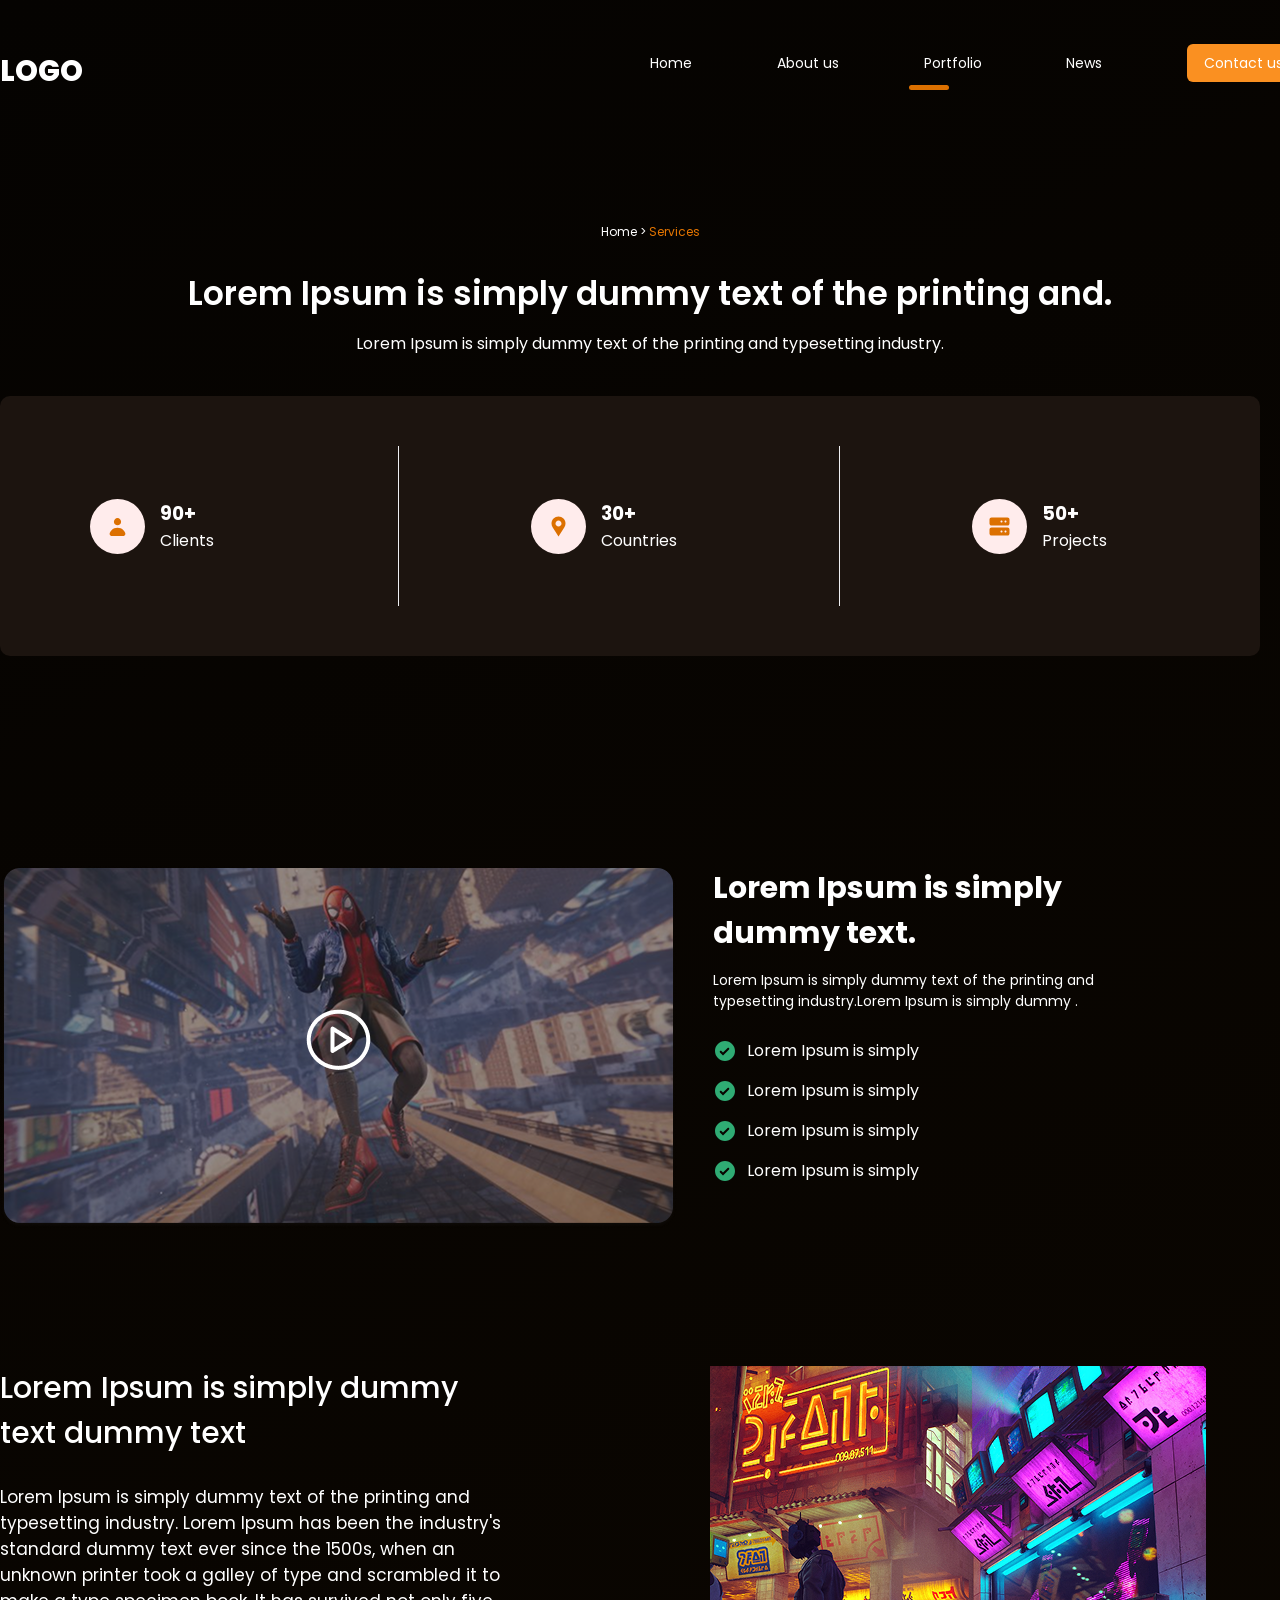
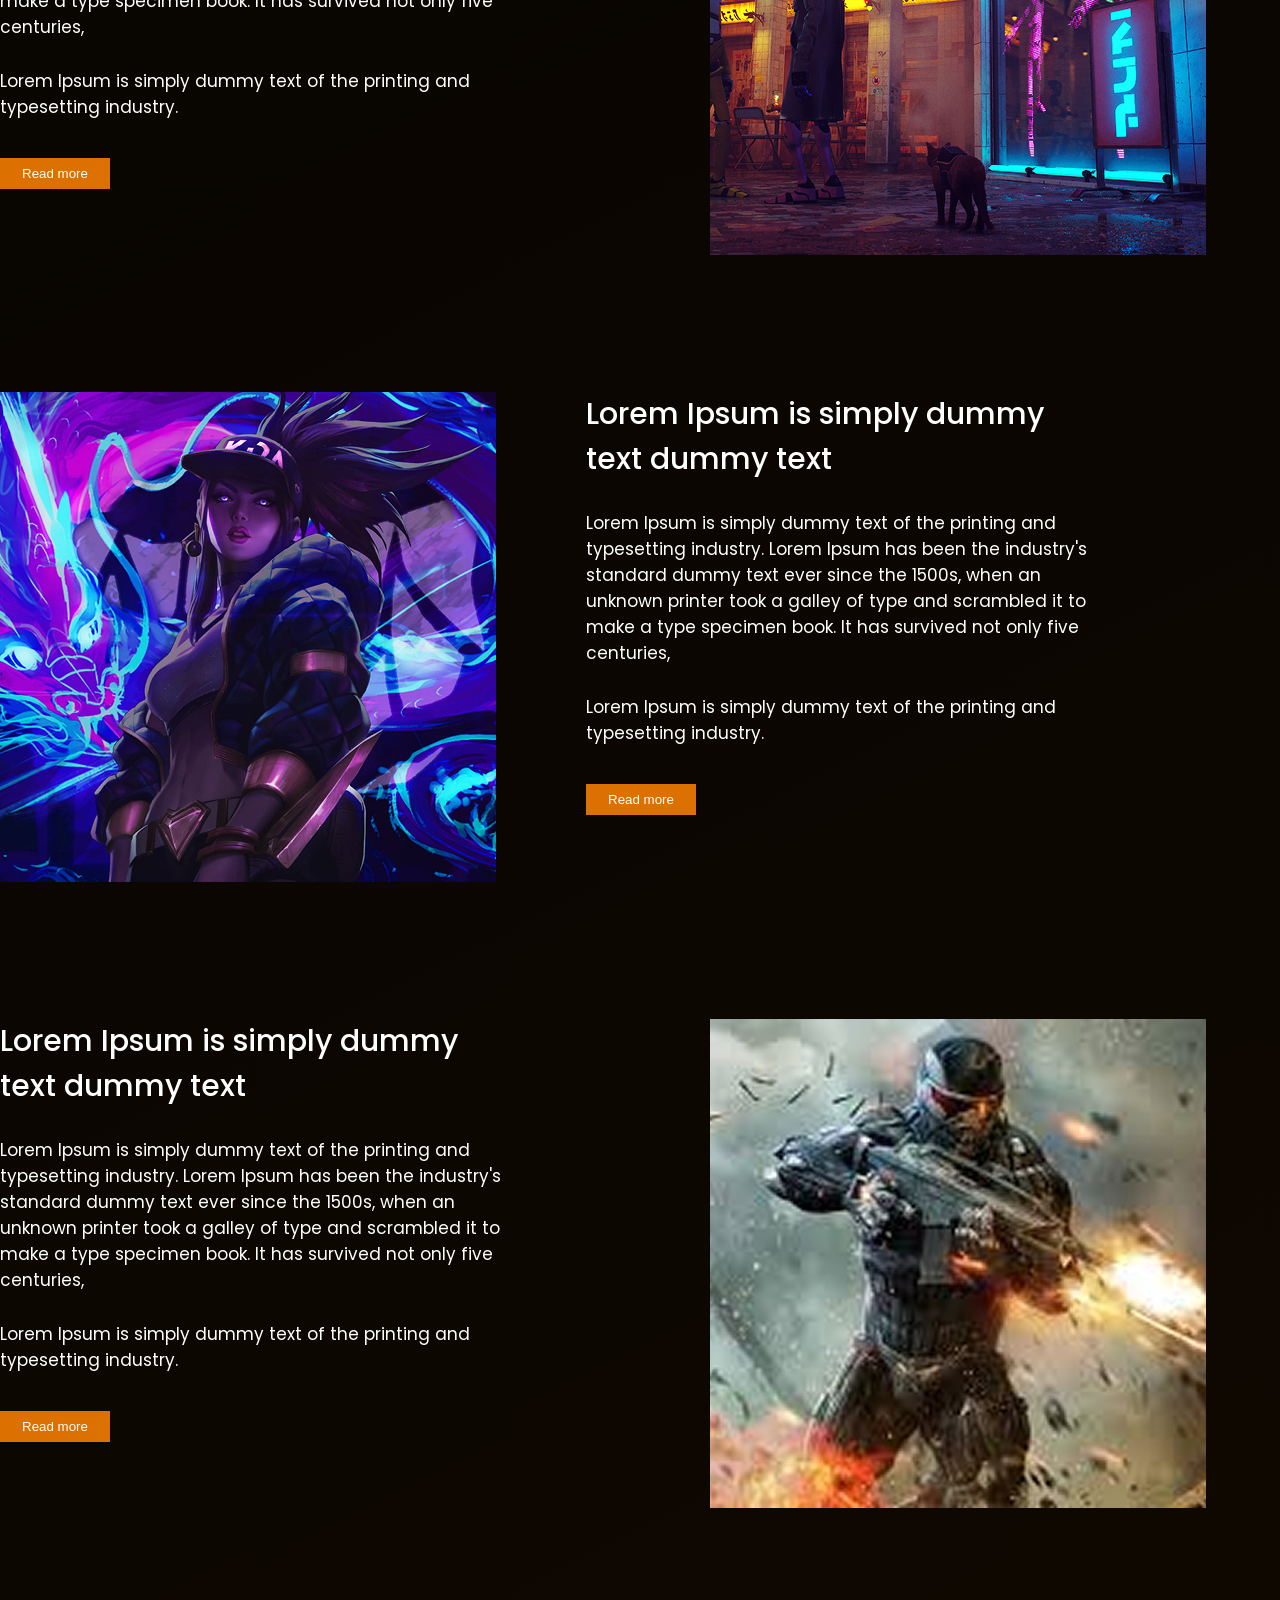
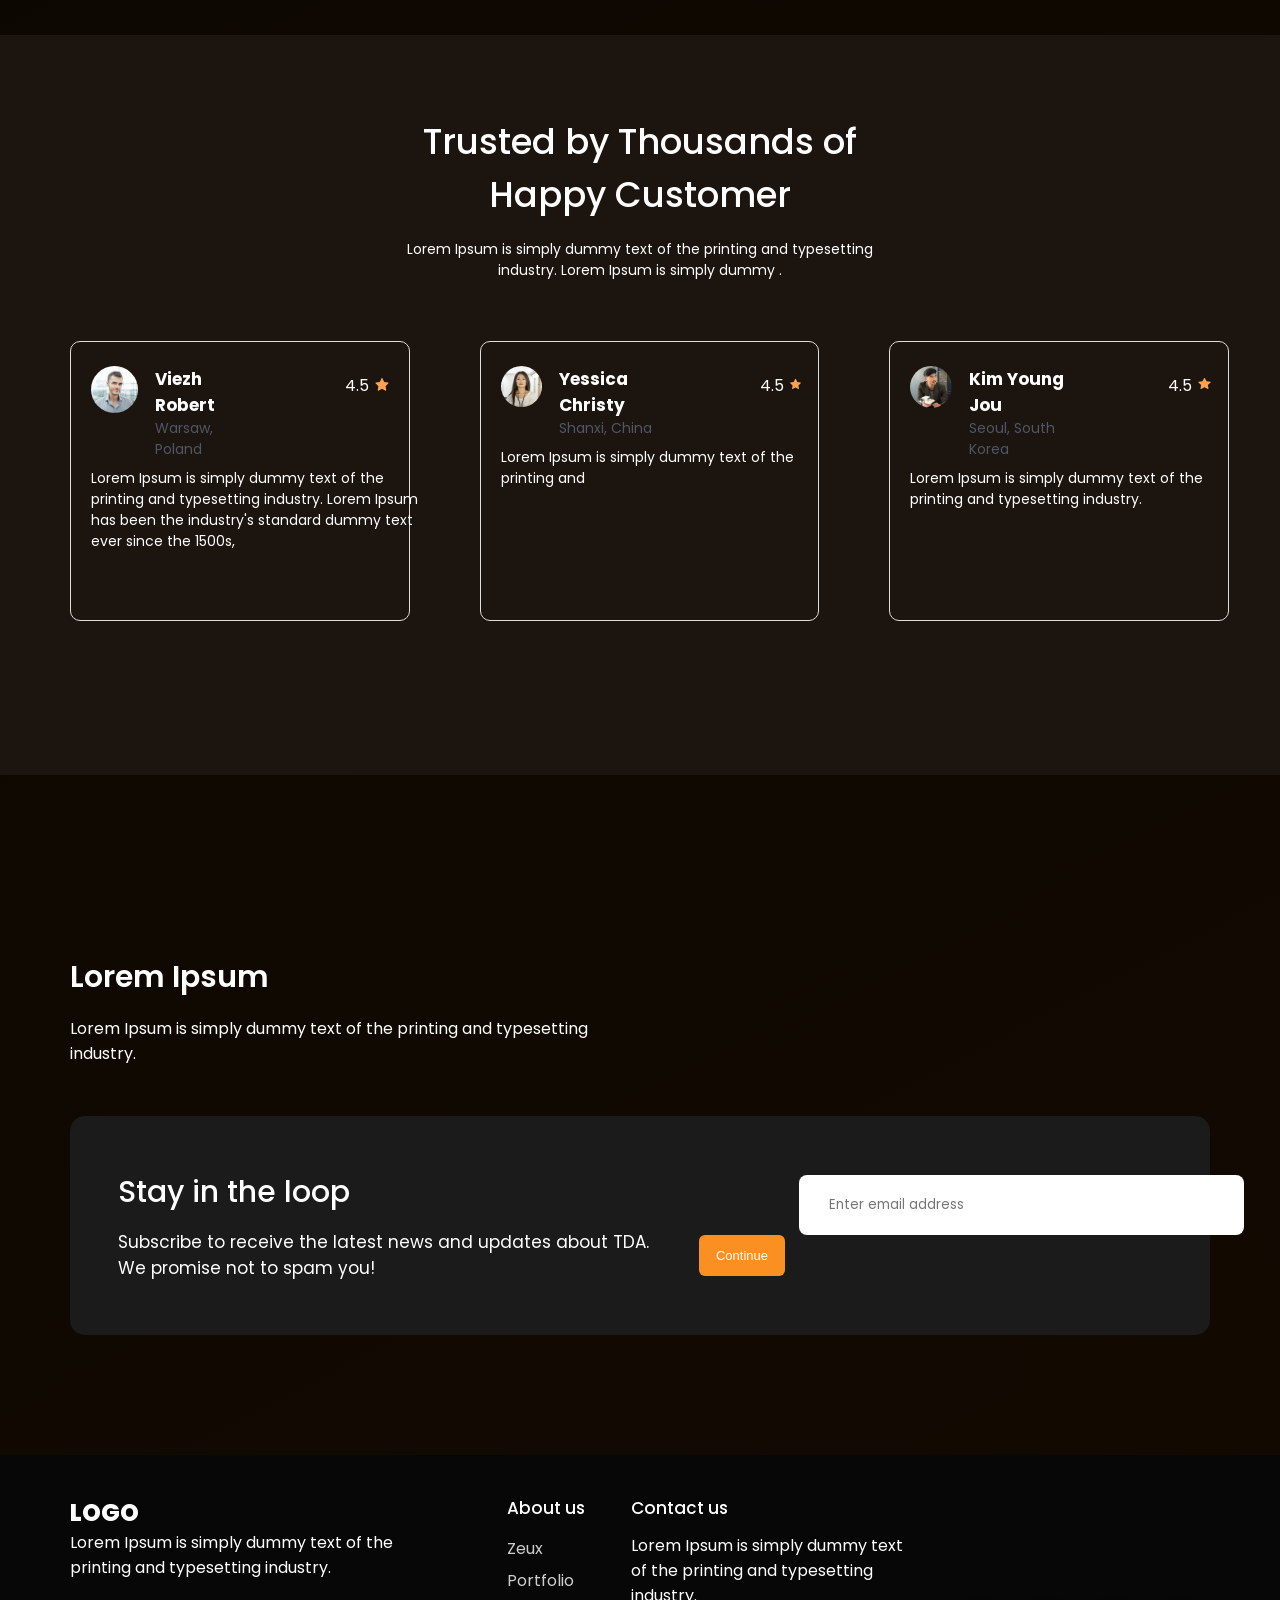
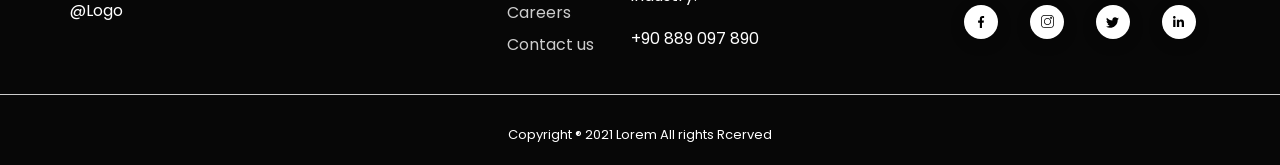
<file: portfolio.html>
<!doctype html>
<html lang="en">
  <head>
    <meta charset="UTF-8" />
    <meta name="viewport" content="width=device-width, initial-scale=1.0" />
    <title>Game Website</title>
    <link rel="stylesheet" href="css/main.css" />
  </head>

  <body>
    <div class="black--wrapper">
      <div class="container">
        <header class="container">
          <span class="logo">logo</span>
          <nav>
            <ul>
              <li><a href="index.html">Home</a></li>
              <li><a href="about.html">About us</a></li>
              <li class="active"><a href="portfolio.html">Portfolio</a></li>
              <li><a href="news.html">News</a></li>
              <li class="btn"><a href="contacts.html">Contact us</a></li>
            </ul>
          </nav>
        </header>

        <div class="statistics-section">
          <div class="description">
            <div class="navigation">
              <a href="index.html">Home</a> > <span>Services</span>
            </div>
            <h2>Lorem Ipsum is simply dummy text of the printing and.</h2>
            <p>
              Lorem Ipsum is simply dummy text of the printing and typesetting
              industry.
            </p>
          </div>
          <div class="statistics-block">
            <div class="stat-item">
              <img src="/images/Icon/statisticsuser.svg" alt="" />
              <div class="statis">
                <h3>90+</h3>
                <p>Clients</p>
              </div>
            </div>
            <div class="stat-item">
              <img src="/images/Icon/statistics-location.svg" alt="" />
              <div class="statis">
                <h3>30+</h3>
                <p>Countries</p>
              </div>
            </div>
            <div class="stat-item">
              <img src="/images/Icon/statistics-server.svg" alt="" />
              <div class="statis">
                <h3>50+</h3>
                <p>Projects</p>
              </div>
            </div>
          </div>
        </div>

        <div class="services">
          <div class="video">
            <img src="/images/services.png" alt="" />
          </div>
          <div class="list-container">
            <h3>Lorem Ipsum is simply dummy text.</h3>
            <p>
              Lorem Ipsum is simply dummy text of the printing and typesetting
              industry.Lorem Ipsum is simply dummy .
            </p>
            <div class="list">
              <ul>
                <li class="list-item">
                  <img src="/images/greenmark.svg" alt="" />Lorem Ipsum is
                  simply
                </li>
                <li class="list-item">
                  <img src="/images/greenmark.svg" alt="" />Lorem Ipsum is
                  simply
                </li>
                <li class="list-item">
                  <img src="/images/greenmark.svg" alt="" />Lorem Ipsum is
                  simply
                </li>
                <li class="list-item">
                  <img src="/images/greenmark.svg" alt="" />Lorem Ipsum is
                  simply
                </li>
              </ul>
            </div>
          </div>
        </div>

        <div class="journal">
          <div class="journal-info">
            <h3>
              Lorem Ipsum is simply dummy <br />
              text dummy text
            </h3>
            <p>
              Lorem Ipsum is simply dummy text of the printing and typesetting
              industry. Lorem Ipsum has been the industry's standard dummy text
              ever since the 1500s, when an unknown printer took a galley of
              type and scrambled it to make a type specimen book. It has
              survived not only five centuries,
            </p>
            <p>
              Lorem Ipsum is simply dummy text of the printing and typesetting
              industry.
            </p>
            <button class="read-more">Read more</button>
          </div>
          <div class="image-journal">
            <img src="/images/post.png" alt="" />
          </div>
        </div>
        <div class="journal-girl">
          <div class="image-journal-girl">
            <img src="/images/purple.girl.png" alt="" />
          </div>
          <div class="journal-info">
            <h3>
              Lorem Ipsum is simply dummy <br />
              text dummy text
            </h3>
            <p>
              Lorem Ipsum is simply dummy text of the printing and typesetting
              industry. Lorem Ipsum has been the industry's standard dummy text
              ever since the 1500s, when an unknown printer took a galley of
              type and scrambled it to make a type specimen book. It has
              survived not only five centuries,
            </p>
            <p>
              Lorem Ipsum is simply dummy text of the printing and typesetting
              industry.
            </p>
            <button class="read-more">Read more</button>
          </div>
        </div>
        <div class="journal">
          <div class="journal-info">
            <h3>
              Lorem Ipsum is simply dummy <br />
              text dummy text
            </h3>
            <p>
              Lorem Ipsum is simply dummy text of the printing and typesetting
              industry. Lorem Ipsum has been the industry's standard dummy text
              ever since the 1500s, when an unknown printer took a galley of
              type and scrambled it to make a type specimen book. It has
              survived not only five centuries,
            </p>
            <p>
              Lorem Ipsum is simply dummy text of the printing and typesetting
              industry.
            </p>
            <button class="read-more">Read more</button>
          </div>
          <div class="image-journal">
            <img src="/images/man.png" alt="" />
          </div>
        </div>
      </div>

      <div class="reviews-container">
        <div class="reviews-info">
          <h3>
            Trusted by Thousands of <br />
            Happy Customer
          </h3>
          <p>
            Lorem Ipsum is simply dummy text of the printing and typesetting
            <br />
            industry. Lorem Ipsum is simply dummy .
          </p>
        </div>

        <div class="reviews">
          <div class="reviews-blocks">
            <div class="reviews-block">
              <div class="name-user">
                <div class="avatar">
                  <img src="/images/Viezh.svg" alt="" />
                </div>
                <div class="about">
                  <h4>Viezh Robert</h4>
                  <p>Warsaw, Poland</p>
                </div>
                <div class="rate">
                  <div>
                    <p>4.5</p>
                  </div>
                  <div>
                    <img src="/images/star.reviews.svg" alt="" />
                  </div>
                </div>
              </div>
              <div class="opinie">
                <p>
                  Lorem Ipsum is simply dummy text of the printing and
                  typesetting industry. Lorem Ipsum has been the industry's
                  standard dummy text ever since the 1500s,
                </p>
              </div>
            </div>

            <div class="reviews-block">
              <div class="name-user">
                <div class="avatar">
                  <img src="/images/Yessica.svg" alt="" />
                </div>
                <div class="about">
                  <h4>Yessica Christy</h4>
                  <p>Shanxi, China</p>
                </div>
                <div class="rate">
                  <div>
                    <p>4.5</p>
                  </div>
                  <div><img src="/images/star.reviews.svg" alt="" /></div>
                </div>
              </div>
              <div class="opinie">
                <p>Lorem Ipsum is simply dummy text of the printing and</p>
              </div>
            </div>

            <div class="reviews-block">
              <div class="name-user">
                <div class="avatar">
                  <img src="/images/Kim.svg" alt="" />
                </div>
                <div class="about">
                  <h4>Kim Young Jou</h4>
                  <p>Seoul, South Korea</p>
                </div>
                <div class="rate">
                  <div><p>4.5</p></div>
                  <div><img src="/images/star.reviews.svg" alt="" /></div>
                </div>
              </div>
              <div class="opinie">
                <p>
                  Lorem Ipsum is simply dummy text of the printing and
                  typesetting industry.
                </p>
              </div>
            </div>
          </div>
        </div>
      </div>

      <div class="subscribe-box">
        <h3>Lorem Ipsum</h3>
        <p>
          Lorem Ipsum is simply dummy text of the printing and typesetting
          <br />
          industry.
        </p>
        <div class="subscribe">
          <div class="message">
            <h4>Stay in the loop</h4>
            <p>
              Subscribe to receive the latest news and updates about TDA. <br />
              We promise not to spam you!
            </p>
          </div>
          <div class="email">
            <input
              type="email"
              id="emailField"
              placeholder="Enter email address"
            />
            <button class="continue" onclick="checkEmail()">Continue</button>
          </div>
        </div>
      </div>
    </div>

    <footer>
      <div class="blocks-container">
        <div class="first">
          <span class="logo">LOGO</span>
          <p>
            Lorem Ipsum is simply dummy text of the <br />
            printing and typesetting industry.
          </p>
          <p>@Logo</p>
        </div>

        <div class="second">
          <h4>About us</h4>
          <ul>
            <li>Zeux</li>
            <li>Portfolio</li>
            <li>Careers</li>
            <li>Contact us</li>
          </ul>
        </div>

        <div class="three">
          <h4>Contact us</h4>
          <p>
            Lorem Ipsum is simply dummy text of the printing and typesetting
            industry.
          </p>
          <a href="+908 89097 890">+90 889 097 890</a>
        </div>

        <div class="icons">
          <a href="#">
            <img src="/images/icon.facebook.svg" alt="" />
          </a>
          <a href="#">
            <img src="/images/icon.insta.svg" alt="" />
          </a>
          <a href="#">
            <img src="/images/icon.twitter.svg" alt="" />
          </a>
          <a href="#">
            <img src="/images/icon.in.svg" alt="" />
          </a>
        </div>
      </div>
      <hr />
      <p>Copyright ® 2021 Lorem All rights Rcerved</p>
    </footer>

    <script>
      function checkEmail() {
        let email = document.querySelector("#emailField").value;
        if (!email.includes("@")) alert("Немає символу @");
        else if (!email.includes(".")) alert("Немає символу .");
        else alert("Все вірно !");
      }
    </script>
  </body>
</html>
</file>
<file: css/main.css>
@import url("https://fonts.googleapis.com/css2?family=Poppins:wght@400;500;600;700;800&display=swap");

* {
  margin: 0;
  padding: 0;
}

body {
  font-family: "Poppins", sans-serif;
  font-weight: 400;
  color: #fff;
  font-size: 16px;
}

a {
  text-decoration: none;
}

img {
  max-width: 100%;
}

.wrapper {
  background: linear-gradient(
    180deg,
    rgba(0, 0, 0, 1) 0%,
    rgba(74, 40, 0, 1) 100%
  );
  width: 100%;
  overflow-x: hidden;
}

.black--wrapper {
  background: linear-gradient(
    153deg,
    rgba(5, 3, 1, 1) 0%,
    rgba(18, 10, 1, 1) 100%
  );
  max-width: 100%;
  overflow-x: hidden;
}

.container {
  width: 1300px;
  margin: 0 auto;
  justify-content: space-between;
  position: relative;
}

header {
  padding: 50px 0;
}

header .logo,
footer .blocks-container .logo {
  text-transform: uppercase;
  font-size: 29px;
  font-weight: 800;
}

header nav {
  float: right;
  width: 50%;
  z-index: 2;
  position: relative;
}

header nav ul {
  list-style: none;
  display: flex;
  justify-content: space-between;
}

header nav ul li {
  display: inline-block;
}

header nav ul li a {
  color: #fff;
  font-size: 14px;
}

header nav ul li.active::after {
  content: "";
  display: block;
  width: 40px;
  height: 5px;
  background: #dc7000;
  border-radius: 20px;
  position: relative;
  top: 10px;
  left: -15px;
}

header nav ul li:not(.active):not(.btn) a:hover {
  border-bottom: 5px solid #dc7000;
}

header nav ul li.btn a,
.email .continue {
  background: #fa9021;
  padding: 9px 17px;
  border-radius: 6px;
  transition: 500ms all ease;
}

header nav ul li.btn a:hover,
.email .continue:hover {
  background: #fa3e21;
}

.hero--info {
  margin-top: 100px;
  max-width: 527px;
  height: 512px;
}

.hero--info h2 {
  color: #e87d0e;
  font-size: 20px;
  font-weight: 700;
}

.hero--info h1 {
  font-size: 48px;
  font-weight: 900;
}

.hero--info p {
  margin: 20px 0;
  padding-right: 12px;
  margin-bottom: 40px;
}

.hero--info .btn {
  background: linear-gradient(
    96deg,
    rgba(250, 131, 5, 1) 0%,
    rgba(251, 158, 60, 1) 100%
  );
  color: #fff;
  border-radius: 40px;
  padding: 14px 30px;
  border: none;
  cursor: pointer;
  transition:
    transform 0.3s ease,
    box-shadow 0.25s ease;
}

.hero--info .btn:hover {
  transform: scale(1.1);
  box-shadow: 0 8px 20px rgba(0, 0, 0, 0.2);
}

.hero--image {
  position: absolute;
  right: -40px;
  bottom: 0;
  z-index: 1;
}

.tranding {
  padding-top: 80px;
  margin: 70px;
}

.elements {
  display: flex;
  justify-content: space-between;
  padding-bottom: 40px;
}

.tranding h3 {
  font-weight: 700;
  font-size: 31px;
}

.tranding .see-all,
.projects .see-all {
  border-radius: 10px;
  background: #25211d;
  color: #fff;
  font-size: 20px;
  padding: 8px 20px;
  float: right;
  display: block;
  transition: all 500ms ease;
}

.tranding .see-all:hover,
.projects .see-all:hover {
  transform: scale(1.1);
}

.tranding .games {
  display: flex;
  justify-content: space-between;
  width: 100%;
}

.tranding .games .block {
  border-radius: 20px;
}

.tranding .games span {
  display: block;
  text-align: center;
  margin-top: 12px;
}

.tranding .games span img {
  position: relative;
  top: 5px;
  margin-right: 7px;
}

.spiderman {
  padding: 50px 0;
  margin-left: 70px;
  margin-right: 70px;
  position: relative;
}

.spiderman h2 {
  font-size: 35px;
  font-weight: 600;
  text-align: center;
  width: 860px;
  padding-left: 220px;
  margin-bottom: 80px;
}

.spiderman h4 {
  font-size: 26px;
  font-weight: 600;
  padding-bottom: 14px;
}

.spiderman p {
  width: 545px;
  line-height: 2;
}

.banner-element {
  position: absolute;
  top: 380px;
  right: 200px;
  z-index: 1;
}

.spiderman .banner {
  display: block;
  margin: 0 auto;
  margin-top: 60px;
  width: 100%;
  position: relative;
  z-index: 2;
}

.features {
  background: url("/images/BG.png") no-repeat center center fixed;
  background-size: cover;
  padding: 80px 0;
}

.features h3 {
  margin-bottom: 30px;
  text-align: center;
  max-width: 826px;
  margin-left: auto;
  margin-right: auto;
  font-size: 30px;
  font-weight: 700;
}

.features .opis {
  max-width: 826px;
  text-align: center;
  margin-left: auto;
  margin-right: auto;
  margin-bottom: 60px;
}

.features .arrow {
  margin-top: 20px;
}

.features .info {
  display: flex;
  justify-content: center;
  flex-wrap: wrap;
}

.features .info .block {
  text-align: center;
  width: 20%;
  margin: 30px 2%;
}

.features .info .block img {
  margin-bottom: 15px;
}

.projects {
  padding: 100px 0;
}

.projects h3 {
  font-size: 30px;
  font-weight: 700;
  text-align: center;
  margin-bottom: 20px;
}

.projects p {
  font-size: 14px;
  text-align: center;
  max-width: 497px;
  padding-left: 400px;
  margin-bottom: 30px;
}

.projects .images {
  display: flex;
  justify-content: space-around;
  margin-bottom: 25px;
}

.projects .see-all {
  float: none;
  width: 70px;
  text-align: center;
  margin: 0 auto;
  padding: 8px 20px;
  margin-top: 40px;
}

.subscribe-box {
  padding: 60px 0;
  margin: 0 70px;
  padding-bottom: 120px;
}

.subscribe-box h3 {
  font-size: 30px;
  font-weight: 600;
  margin-bottom: 16px;
}

.subscribe {
  background: #1c140f;
  border-radius: 15px;
  margin-top: 50px;
  padding: 40px 3%;
  width: 94%;
  display: flex;
  justify-content: space-between;
  align-items: center;
}

.message {
  width: 636px;
  padding: 14px;
}

.message h4 {
  font-size: 30px;
  font-weight: 500;
  margin-bottom: 14px;
}

.message p {
  font-size: 17px;
}

.email input {
  background: #fff;
  outline: none;
  border: none;
  border-radius: 8px;
  width: 385px;
  font-family: "Poppins", sans-serif;
  font-weight: 400;
  padding: 20px 30px;
  position: relative;
  right: -100px;
  z-index: 1;
}

.email-input::placeholder {
  color: #898989;
}

.continue {
  background: #dc7000;
  color: #fff;
  font-size: 13px;
  outline: none;
  box-shadow: none;
  border-radius: 8px;
}

.email .continue {
  cursor: pointer;
  border: 0;
  padding: 13px 17px;
  position: relative;
  z-index: 2;
}

.hero-about {
  position: relative;
}

.hero-about .info {
  width: 425px;
  padding: 40px;
}
.navigation {
  font-size: 12px;
  margin-bottom: 28px;
}
.navigation a {
  color: #fff;
}
.navigation span {
  color: #e47500;
}

.hero-about .info h1 {
  font-size: 30px;
  font-weight: 700;
  margin-bottom: 22px;
}

.hero-about .info p {
  line-height: 2;
  font-size: 15px;
  margin-bottom: 32px;
}

.hero-about .info .btn {
  background: linear-gradient(
    96deg,
    rgba(250, 131, 5, 1) 0%,
    rgba(251, 158, 60, 1) 100%
  );
  color: #fff;
  border-radius: 30px;
  padding: 14px 30px;
  border: none;
}

.hero-about .info .btn .arrow {
  padding-left: 12px;
  cursor: pointer;
  transition:
    transform 0.3s ease,
    box-shadow 0.3s ease;
}

.hero-about .info .btn:hover {
  background: linear-gradient(
    96deg,
    rgba(250, 50, 5, 1) 0%,
    rgba(251, 117, 60, 1) 100%
  );
  transform: scale(1.1);
  box-shadow: 0 8px 20px rgba(255, 140, 0, 0.4);
}

.hero-about .poster {
  position: absolute;
  top: 0;
  right: -150px;
}

.work {
  padding-top: 300px;
  margin: 0 70px;
}

.work h2 {
  font-size: 25px;
  font-weight: 600;
  padding: 30px 0;
}

.work .boxs {
  display: flex;
  justify-content: space-between;
}

.work .boxs .box {
  width: 25%;
  border-radius: 10px;
  padding: 50px 35px;
  background: #1c140f;
}

.work .boxs .box h3 {
  font-size: 20px;
  font-weight: 600;
  padding: 14px 0;
  margin-top: 12px;
}

.work .boxs .box p {
  font-size: 14px;
  line-height: 187.5%;
}

.work .boxs .box .badge {
  border-radius: 7px;
  padding: 10px 20px;
}

.work .boxs .box .badge.purple {
  background: #480359;
}

.work .boxs .box .badge.brown {
  background: #3d1301;
}

.work .boxs .box .badge.green {
  background: #022619;
}

.post {
  background: #1c140f;
  margin: 120px 0;
  display: flex;
  height: 600px;
}

.post img {
  padding-left: 70px;
  padding-top: 110px;
}

.post .article {
  width: 530px;
  margin-left: 80px;
  padding-top: 110px;
}

.post .article h2 {
  font-size: 28px;
  font-weight: 600;
  padding-top: 16px;
}

.post .article .article-text {
  line-height: 2;
  padding-top: 26px;
  opacity: 0.8;
}

.our-team {
  padding: 60px 0;
  margin-left: 70px;
}

.our-team h3 {
  font-size: 25px;
  font-weight: 600;
  padding-bottom: 28px;
}

.our-team .peoples {
  display: flex;
}

.our-team .peoples .people {
  width: 295px;
  height: 253px;
  background: #1c140f;
  border-radius: 20px;
  text-align: center;
  margin: 10px;
}

.our-team .peoples .people h4 {
  font-size: 19px;
  font-weight: 600px;
}

.our-team .peoples .people img {
  margin-top: 30px;
}

.our-team .peoples .people p {
  margin-top: 8px;
  opacity: 0.7;
}

.statistics-section {
  padding: 80px 0;
}

.description {
  text-align: center;
}

.description h2 {
  font-size: 33px;
  font-weight: 600;
  padding-bottom: 12px;
}

.statistics-block {
  margin: 40px 0;
  background: #1c140f;
  width: 1140px;
  height: 200px;
  display: flex;
  justify-content: space-between;
  align-items: center;
  padding: 30px 60px;
  border-radius: 10px;
}

.stat-item {
  display: flex;
  align-items: center;
  gap: 15px;
  width: 20%;
  margin-left: 30px;
}

.stat-item:not(:last-child) {
  border-right: 1px solid #eeeff2;
  padding-right: 80px;
  height: 80%;
}

.stat-item:not(:first-child) {
  padding-left: 40px;
}

.services {
  padding: 90px 0;
  display: flex;
}

.list-container {
  padding-left: 36px;
  width: 427px;
}

.list-container h3 {
  font-size: 30px;
  font-weight: 700;
  padding-bottom: 14px;
}

.list-container p {
  font-size: 14px;
}

.list {
  margin-top: 26px;
}

.list li {
  list-style: none;
  padding: 0;
  margin: 0;
}

.list .list-item {
  display: flex;
  align-items: center;
  gap: 10px;
  margin-bottom: 15px;
}

.journal {
  margin: 40px 0;
  display: flex;
}

.journal-info {
  width: 530px;
  padding-right: 180px;
}

.journal-info h3 {
  font-size: 30px;
  font-weight: 500;
}

.journal-info p {
  font-size: 17px;
  margin-top: 28px;
}

.read-more {
  background: #dc7000;
  padding: 8px 22px;
  color: #fff;
  border: none;
  cursor: pointer;
  margin-top: 38px;
}

.journal-girl {
  display: flex;
  margin: 130px 0;
}

.image-journal-girl {
  margin-right: 90px;
}

.reviews-container {
  margin: 120px 0;
  height: 740px;
  background: #1c140f;
}

.reviews-info {
  padding-top: 80px;
  text-align: center;
}

.reviews-info h3 {
  font-size: 35px;
  font-weight: 500;
  padding-bottom: 18px;
}

.reviews-info p {
  font-size: 14px;
}

.reviews-blocks {
  display: flex;
  margin-left: 70px;
  margin-right: 20px;
  margin-top: 60px;
}

.reviews-block {
  width: 400px;
  height: 230px;
  border-radius: 10px;
  border: 1px solid #dddddd;
  padding: 24px 20px;
  width: 25%;
  margin-right: 70px;
}

.reviews-block.active {
  border: 1px solid #dc7000;
  background: #0f0901;
}

.name-user {
  display: flex;
}

.name-user .avatar {
  padding-right: 12px;
}

.name-user .about {
  padding-right: 67px;
  padding-left: 5px;
}

.name-user .about h4 {
  font-size: 17px;
}

.name-user .about p {
  color: #4f5665;
  font-size: 14px;
}

.name-user .rate {
  display: flex;
  padding-right: 1px;
  padding-top: 7px;
  padding-left: 20px;
}

.name-user .rate img {
  padding-left: 5px;
  padding-top: 4px;
}

.opinie p {
  padding-top: 8px;
  width: 340px;
  font-size: 14px;
}

.swiper-slide {
  border: 2px solid #444;
  border-radius: 10px;
  transition: 0.3s;
}

.swiper-slide-active {
  border: 2px solid orange;
  box-shadow: 0 0 20px rgba(255, 165, 0, 0.4);
}

.black--wrapper .subscribe {
  background: #1b1b1b;
}

.contacts {
  margin: 0 70px;
}

.hero-contacts {
  margin: 0 70px;
  margin-bottom: 30px;
}

.hero-contacts .navigation {
  margin-top: 30px;
  text-align: center;
}

.hero-contacts h1 {
  font-size: 33px;
  font-weight: 600;
  text-align: center;
}

.hero-contacts p {
  text-align: center;
  padding-top: 13px;
}

.hero-contacts img {
  width: 70%;
  margin: 80px 15%;
}

.contacts-info {
  display: flex;
  width: 1188px;
  align-items: center;
  justify-content: space-between;
}

.social-networks,
.phone-number,
.gps {
  flex: 1;
  display: flex;
  align-items: center;
  gap: 15px;
  position: relative;
}

.social-networks {
  flex-direction: column;
  align-items: flex-start;
  padding: 0 60px;
}

.social-networks p {
  padding-left: 17px;
  opacity: 0.7;
  margin-bottom: 5px;
}

.phone-number {
  display: flex;
  padding-left: 40px;
  align-items: center;
}

.phone-number img {
  padding-right: 18px;
  margin-left: 28px;
}

.phone-number p {
  font-size: 20px;
  opacity: 0.9;
}

.subscribe {
  background: #1c140f;
}

.gps {
  display: flex;
  align-items: center;
  padding-left: 70px;
  font-size: 17px;
}

.gps img {
  padding-bottom: 18px;
}

.divider {
  width: 1px;
  height: 80px;
  background: #fff;
}

.feedback {
  padding: 40px 0;
  margin: 70px 0;
  background: #1c140f;
}

.feedback h2 {
  text-align: center;
  font-size: 30px;
  font-weight: 400;
}

.feedback p {
  text-align: center;
  font-size: 13px;
  font-weight: 500;
  padding-top: 6px;
}

.feedback form {
  margin: 80px auto;
  width: 671px;
}

.feedback form .inline {
  display: flex;
  justify-content: space-between;
}

.feedback form .inline > div {
  width: 50%;
}

.feedback form label {
  color: #4f4f4f;
  font-size: 14px;
}

.feedback form input,
.feedback form textarea {
  background: #2c2420;
  border-radius: 9px;
  border: 0.6px solid #cecece;
  display: block;
  width: 90%;
  padding: 15px 10px;
  outline: none;
  color: #fff;
  margin-top: 7px;
  margin-bottom: 20px;
}

.feedback form .one-line {
  width: 96%;
}

.feedback form textarea {
  resize: none;
  height: 232px;
}

.feedback form button {
  background: #dc7000;
  border-radius: 10px;
  border: 0;
  margin-top: 20px;
  color: #fff;
  float: right;
  padding: 15px 35px;
  font-weight: 400;
  cursor: pointer;
  transition: all 500ms ease;
}

.feedback form button:hover {
  background: #fa3e21;
}

.subscribe-box-contacts {
  padding: 60px 0;
  margin: 0 70px;
  padding-bottom: 120px;
}

.subscribe-box-contacts h3 {
  font-size: 30px;
  font-weight: 600;
  margin-bottom: 16px;
}

.subscribe-contacts {
  background: #1c140f;
  border-radius: 15px;
  margin-top: 50px;
  padding: 40px 3%;
  width: 94%;
  display: flex;
  justify-content: space-between;
  align-items: center;
}

.message {
  width: 636px;
  padding: 14px;
}

.message h4 {
  font-size: 30px;
  font-weight: 500;
  margin-bottom: 14px;
}

.message p {
  font-size: 17px;
}

.email input {
  background: #fff;
  outline: none;
  border: none;
  border-radius: 8px;
  width: 385px;
  font-family: "Poppins", sans-serif;
  font-weight: 400;
  padding: 20px 30px;
  position: relative;
  right: -100px;
  z-index: 1;
}

.email-input::placeholder {
  color: #898989;
}

.continue {
  background: #dc7000;
  color: #fff;
  font-size: 13px;
  outline: none;
  box-shadow: none;
  border-radius: 8px;
}

.email .continue {
  cursor: pointer;
  border: 0;
  padding: 13px 17px;
  position: relative;
  z-index: 2;
}

.news-container {
  margin: 0 70px;
}

.search-container {
  margin: 30px 70px;
  text-align: center;
}

.search-container h2 {
  font-size: 33px;
  font-weight: 600;
  padding-bottom: 12px;
}

.search {
  margin: 30px 0;
  margin-left: 380px;
  display: flex;
  background: #38261b;
  padding: 12px 16px;
  border-radius: 10px;
  color: #fff;
  width: 400px;
  transition: 0.3s;
}

.search:hover {
  background: #6f584d;
}

.search .icon {
  margin-right: 10px;
}

.search .search-input {
  border: none;
  outline: none;
  background: transparent;
  color: white;
  width: 100%;
  font-size: 15px;
}

.container-videos {
  display: flex;
  gap: 40px;
  margin-top: 70px;
  margin-bottom: 50px;
  align-items: center;
}

.two-videos {
  width: 618px;
  padding-top: 16px;
}

.smash {
  display: flex;
  padding-top: 10px;
}

.smash button {
  background: #2351f5;
  cursor: pointer;
  border: none;
  color: #fff;
  padding: 12px 24px;
  transition: all 500ms ease;
  white-space: nowrap;
}

.smash button:hover {
  background: #3b65ff;
}

.smash p {
  opacity: 0.9;
  padding-left: 14px;
  padding-top: 7px;
  font-size: 16px;
}

.one-video h2 {
  font-size: 30px;
  font-weight: 600;
  padding: 15px 0;
}

.one-video p {
  font-size: 17px;
  width: 530px;
  opacity: 0.8px;
  padding-top: 12px;
  line-height: 1.8;
}

.one-video .text-bottom {
  padding-top: 28px;
}

.news-divider {
  height: 0.7px;
  width: 587px;
  background: #fff;
  margin: 60px 0;
}

.second-video h2 {
  font-size: 30px;
  font-weight: 600;
  padding: 15px 0;
}

.second-video p {
  width: 530px;
  font-size: 17px;
  opacity: 0.8px;
  padding-top: 12px;
  line-height: 1.8;
}

.videos-right {
  width: 640px;
}

.smash-pink,
.smash-orange,
.smash-green .smash-purple,
.smash-blue {
  display: flex;
  height: 40px;
}

.smash-blue button {
  background: #2351f5;
  cursor: pointer;
  border: none;
  color: #fff;
  padding: 12px 24px;
}

.smash-pink button {
  background: #ff8484;
  cursor: pointer;
  border: none;
  color: #fff;
  padding: 12px 24px;
}

.smash-orange button {
  background: #ff7c32;
  cursor: pointer;
  border: none;
  color: #fff;
  padding: 12px 24px;
}

.smash-green button {
  background: #23a54f;
  cursor: pointer;
  border: none;
  color: #fff;
  padding: 12px 24px;
  height: 40px;
}

.smash-green {
  display: flex;
}

.smash-purple button {
  background: #9921c3;
  cursor: pointer;
  border: none;
  color: #fff;
  padding: 12px 24px;
}

.smash-purple {
  display: flex;
}

.smash-pink,
.smash-orange,
.smash-green .smash-purple,
.smash-blue p {
  opacity: 0.9;
  padding-top: 7px;
  font-size: 14px;
}

.mini-video {
  display: flex;
  padding: 16px 0;
}

.video-cover {
  padding-right: 20px;
}

.mini-video h4 {
  font-size: 23px;
  font-weight: 600px;
  width: 392px;
  padding-top: 22px;
}

.time {
  padding-left: 14px;
  margin: 7px 0;
}

.content-video {
  margin-top: 24px;
}

footer {
  background: #070707;
  padding-top: 40px;
  padding-bottom: 20px;
}

footer .blocks-container {
  display: flex;
  justify-content: space-between;
  margin: 0 70px;
}

footer .blocks-container .logo {
  font-size: 24px;
}

footer .first {
  width: 400px;
}

footer .first p {
  margin-bottom: 18px;
}

.second li {
  list-style: none;
  line-height: 2;
  opacity: 0.8;
}

.second h4,
.three h4 {
  font-size: 17px;
  margin-bottom: 12px;
  font-weight: 500;
}

footer .three {
  width: 282px;
  color: #fff;
}

footer .three p {
  margin-bottom: 18px;
}

footer .three a {
  color: #fff;
}

footer .icons {
  margin-top: 100px;
}

footer hr {
  margin: 30px 0;
  border: 0;
  height: 0.8px;
  background: #ccc;
}

footer > p {
  text-align: center;
  font-size: 13px;
}
</file>
